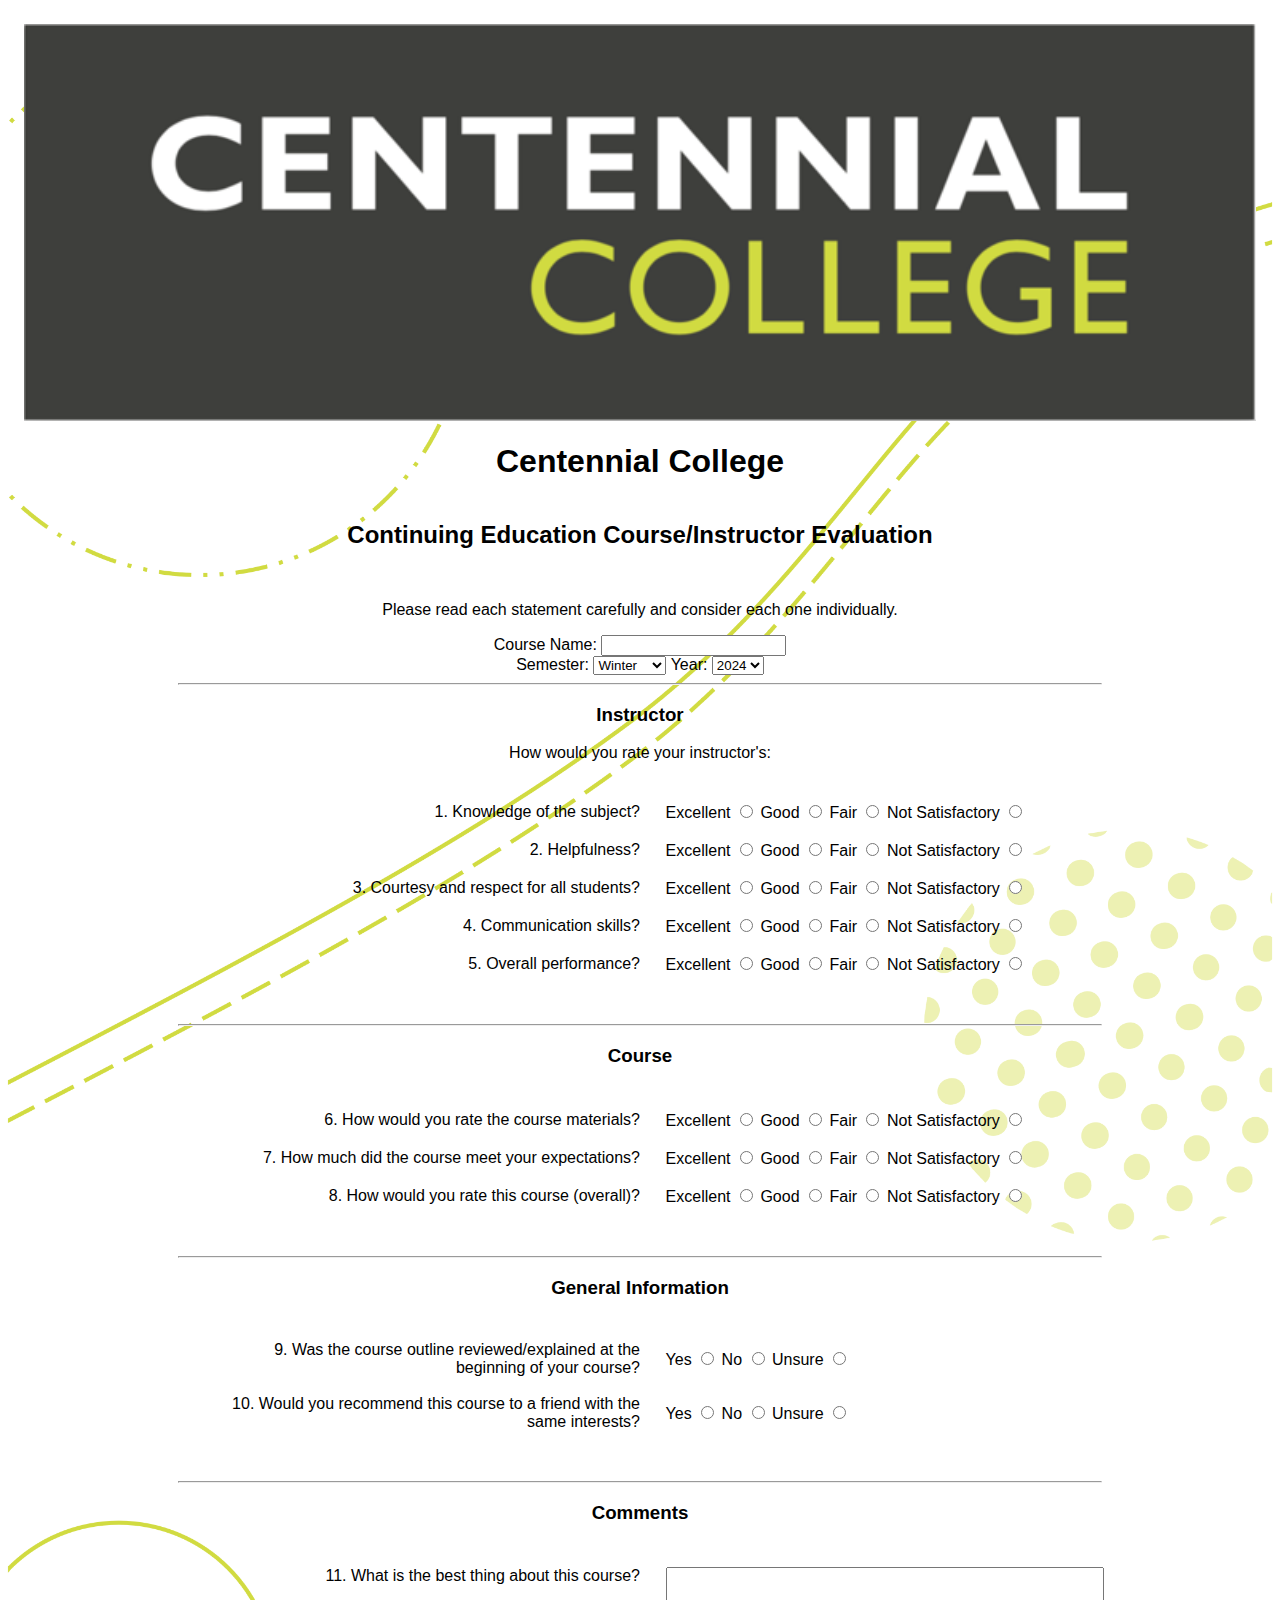
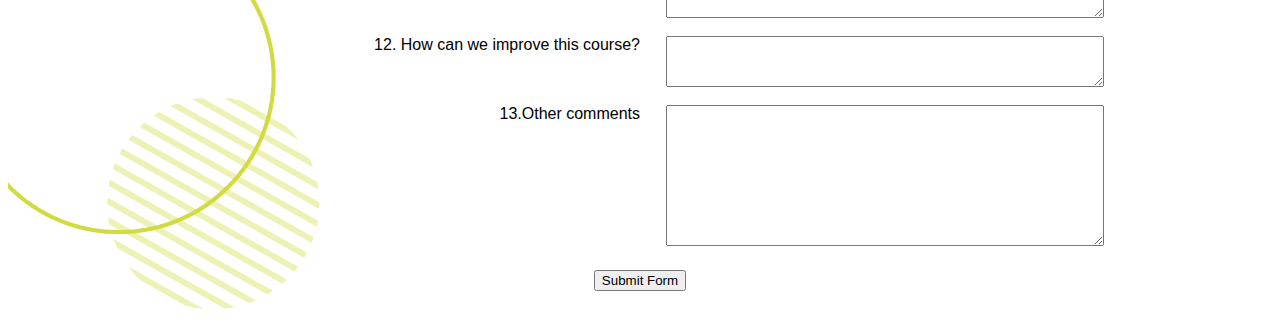
<file: Assignment 4/index.html>
<!DOCTYPE html>
<html lang="en">
<head>
    <meta charset="UTF-8">
    <meta name="viewport" content="width=device-width, initial-scale=1.0">
    <link rel="stylesheet" href="style.css">
    <title>Form</title>
    
</head>
<body>
    <div id="container">

        <img src="cclogo.png" width="100%" height="auto">
        <h1>Centennial College</h1>
        <h2>Continuing Education Course/Instructor Evaluation</h2>

        <form method="post">
            <p>Please read each statement carefully and consider each one individually.</p>
            <label for="coursename">Course Name: </label>
            <input type="text" name="coursename">
            <br>

            <label for="semester">Semester: </label>
            <select name="semester">
                <option>
                    Winter
                </option>
                <option>
                    Summer
                </option>
                <option>
                    Fall
                </option>
            </select>

            <label for="year">Year: </label>
            <select id="year" name="year">
                <!-- python is the best -->
                <option value="1980">1980</option>
                <option value="1981">1981</option>
                <option value="1982">1982</option>
                <option value="1983">1983</option>
                <option value="1984">1984</option>
                <option value="1985">1985</option>
                <option value="1986">1986</option>
                <option value="1987">1987</option>
                <option value="1988">1988</option>
                <option value="1989">1989</option>
                <option value="1990">1990</option>
                <option value="1991">1991</option>
                <option value="1992">1992</option>
                <option value="1993">1993</option>
                <option value="1994">1994</option>
                <option value="1995">1995</option>
                <option value="1996">1996</option>
                <option value="1997">1997</option>
                <option value="1998">1998</option>
                <option value="1999">1999</option>
                <option value="2000">2000</option>
                <option value="2001">2001</option>
                <option value="2002">2002</option>
                <option value="2003">2003</option>
                <option value="2004">2004</option>
                <option value="2005">2005</option>
                <option value="2006">2006</option>
                <option value="2007">2007</option>
                <option value="2008">2008</option>
                <option value="2009">2009</option>
                <option value="2010">2010</option>
                <option value="2011">2011</option>
                <option value="2012">2012</option>
                <option value="2013">2013</option>
                <option value="2014">2014</option>
                <option value="2015">2015</option>
                <option value="2016">2016</option>
                <option value="2017">2017</option>
                <option value="2018">2018</option>
                <option value="2019">2019</option>
                <option value="2020">2020</option>
                <option value="2021">2021</option>
                <option value="2022">2022</option>
                <option value="2023">2023</option>
                <option value="2024" selected>2024</option>
            </select>

            <br> 
            <hr>


            <h3><b>Instructor</b></h3>
            <p>How would you rate your instructor's:</p>

                <div class="mc">
                    <label for="ins1">1. Knowledge of the subject?</label>

                    <span>
                        <label for="excellent1"> Excellent </label>
                        <input type="radio" id="excellent1" name="ins1">

                        <label for="good1"> Good </label>
                        <input type="radio" id="good1" name="ins1">

                        <label for="fair1"> Fair </label>
                        <input type="radio" id="fair1" name="ins1">

                        <label for="ns1"> Not Satisfactory </label>
                        <input type="radio" id="ns1" name="ins1">
                    </span>

                    <br>

                    <label for="ins2">2. Helpfulness?</label>

                    <span>
                        <label for="excellent2"> Excellent </label>
                        <input type="radio" id="excellent2" name="ins2">

                        <label for="good2"> Good </label>
                        <input type="radio" id="good2" name="ins2">

                        <label for="fair2"> Fair </label>
                        <input type="radio" id="fair2" name="ins2">

                        <label for="ns2"> Not Satisfactory </label>
                        <input type="radio" id="ns2" name="ins2">
                    </span>

                    <br>

                    <label for="ins3">3. Courtesy and respect for all students?</label>

                    <span>
                        <label for="excellent3"> Excellent </label>
                        <input type="radio" id="excellent3" name="ins3">

                        <label for="good3"> Good </label>
                        <input type="radio" id="good3" name="ins3">

                        <label for="fair3"> Fair </label>
                        <input type="radio" id="fair3" name="ins3">

                        <label for="ns3"> Not Satisfactory </label>
                        <input type="radio" id="ns3" name="ins3">
                    </span>

                    <br>

                    <label for="ins4">4. Communication skills?</label>

                    <span>
                        <label for="excellent4"> Excellent </label>
                        <input type="radio" id="excellent4" name="ins4">

                        <label for="good4"> Good </label>
                        <input type="radio" id="good4" name="ins4">

                        <label for="fair4"> Fair </label>
                        <input type="radio" id="fair4" name="ins4">

                        <label for="ns4"> Not Satisfactory </label>
                        <input type="radio" id="ns4" name="ins4">
                    </span>

                    <br>

                    <label for="ins5">5. Overall performance?</label>

                    <span>
                        <label for="excellent5"> Excellent </label>
                        <input type="radio" id="excellent5" name="ins5">

                        <label for="good5"> Good </label>
                        <input type="radio" id="good5" name="ins5">

                        <label for="fair5"> Fair </label>
                        <input type="radio" id="fair5" name="ins5">

                        <label for="ns5"> Not Satisfactory </label>
                        <input type="radio" id="ns5" name="ins5">
                    </span>
                </div>
            <br>

            <hr>

            <h3><b>Course</b></h3>
            
                <div class="mc">
                    <label for="ins6">6. How would you rate the course materials?</label>

                    <span>
                        <label for="excellent6"> Excellent </label>
                        <input type="radio" id="excellent6" name="ins6">

                        <label for="good6"> Good </label>
                        <input type="radio" id="good6" name="ins6">

                        <label for="fair6"> Fair </label>
                        <input type="radio" id="fair6" name="ins6">

                        <label for="ns6"> Not Satisfactory </label>
                        <input type="radio" id="ns6" name="ins6">
                    </span>

                    <br>

                    <label for="ins7">7. How much did the course meet your expectations?</label>

                    <span>
                        <label for="excellent7"> Excellent </label>
                        <input type="radio" id="excellent7" name="ins7">

                        <label for="good7"> Good </label>
                        <input type="radio" id="good7" name="ins7">

                        <label for="fair7"> Fair </label>
                        <input type="radio" id="fair7" name="ins7">

                        <label for="ns7"> Not Satisfactory </label>
                        <input type="radio" id="ns7" name="ins7">
                    </span>

                    <br>

                    <label for="ins8">8. How would you rate this course (overall)?</label>

                    <span>
                        <label for="excellent8"> Excellent </label>
                        <input type="radio" id="excellent8" name="ins8">

                        <label for="good8"> Good </label>
                        <input type="radio" id="good8" name="ins8">

                        <label for="fair8"> Fair </label>
                        <input type="radio" id="fair8" name="ins8">

                        <label for="ns8"> Not Satisfactory </label>
                        <input type="radio" id="ns8" name="ins8">
                    </span>
                </div>
            <br>

            <hr>

            <h3><b>General Information</b></h3>

                <div class="mc">
                    <label for="ins9">9. Was the course outline reviewed/explained at the beginning of your course?</label>

                <span>
                    <label for="y9"> Yes </label>
                    <input type="radio" id="y9" name="ins9">

                    <label for="n9"> No </label>
                    <input type="radio" id="n9" name="ins9">

                    <label for="u9"> Unsure </label>
                    <input type="radio" id="u9" name="ins9">
                </span>

                <br>

                <label for="ins10">10. Would you recommend this course to a friend with the same interests?</label>

                <span>
                    <label for="y10" name="ins10"> Yes </label>
                    <input type="radio" id="y10" name="ins10">

                    <label for="n10"> No </label>
                    <input type="radio" id="n10" name="ins10">

                    <label for="u10"> Unsure </label>
                    <input type="radio" id="u10" name="ins10">
                </span>

                </div>
            <br>

            <hr>

            <h3><b>Comments</b></h3>

                <div class="comm">
                    <label for="comm11">11. What is the best thing about this course?</label>
                    <textarea rows="3" name="comm11"></textarea>
                    
                    <br>

                    <label for="comm12">12. How can we improve this course?</label>
                    <textarea rows="3" name="comm12"></textarea>

                    <br>

                    <label for="comm13">13.Other comments</label>
                    <textarea rows="9" name="comm13"></textarea>
                </div>

            <button type="submit">Submit Form</button>
        </form>

    </div>
</body>
</html>
</file>
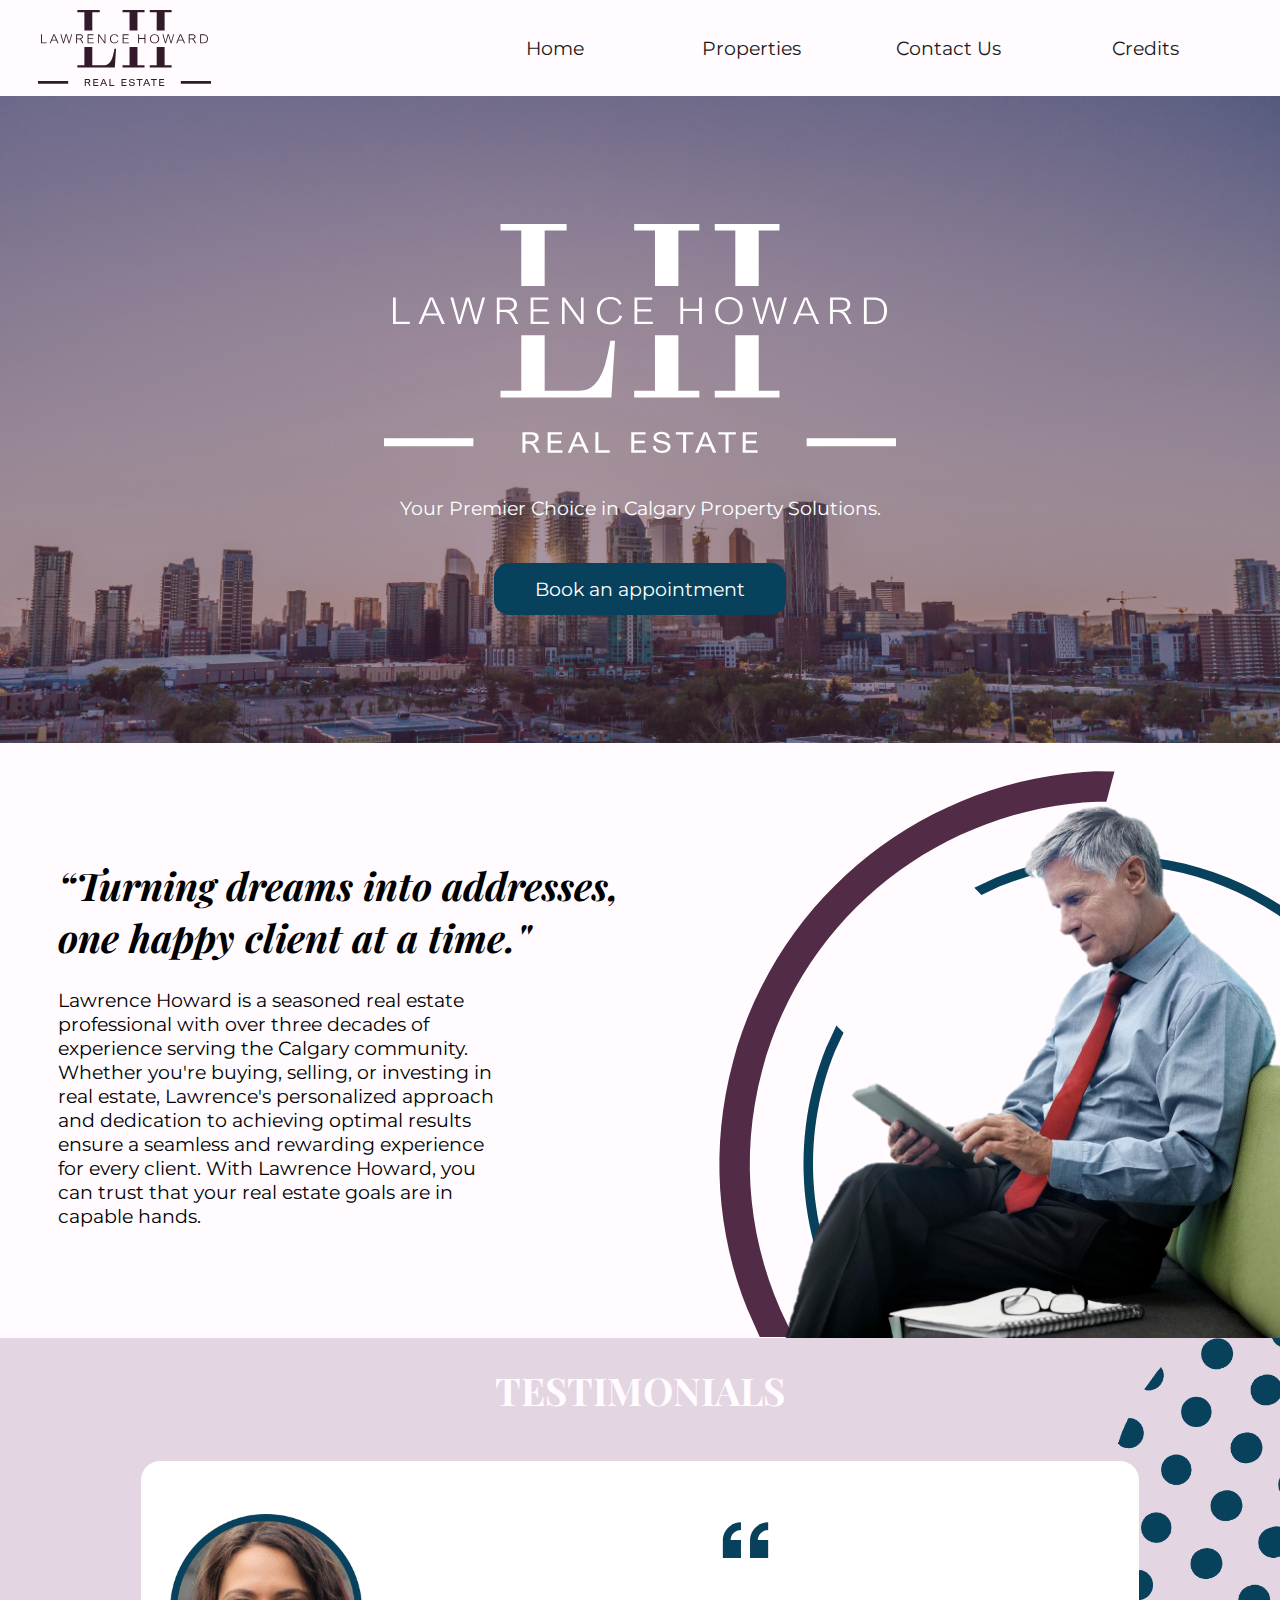
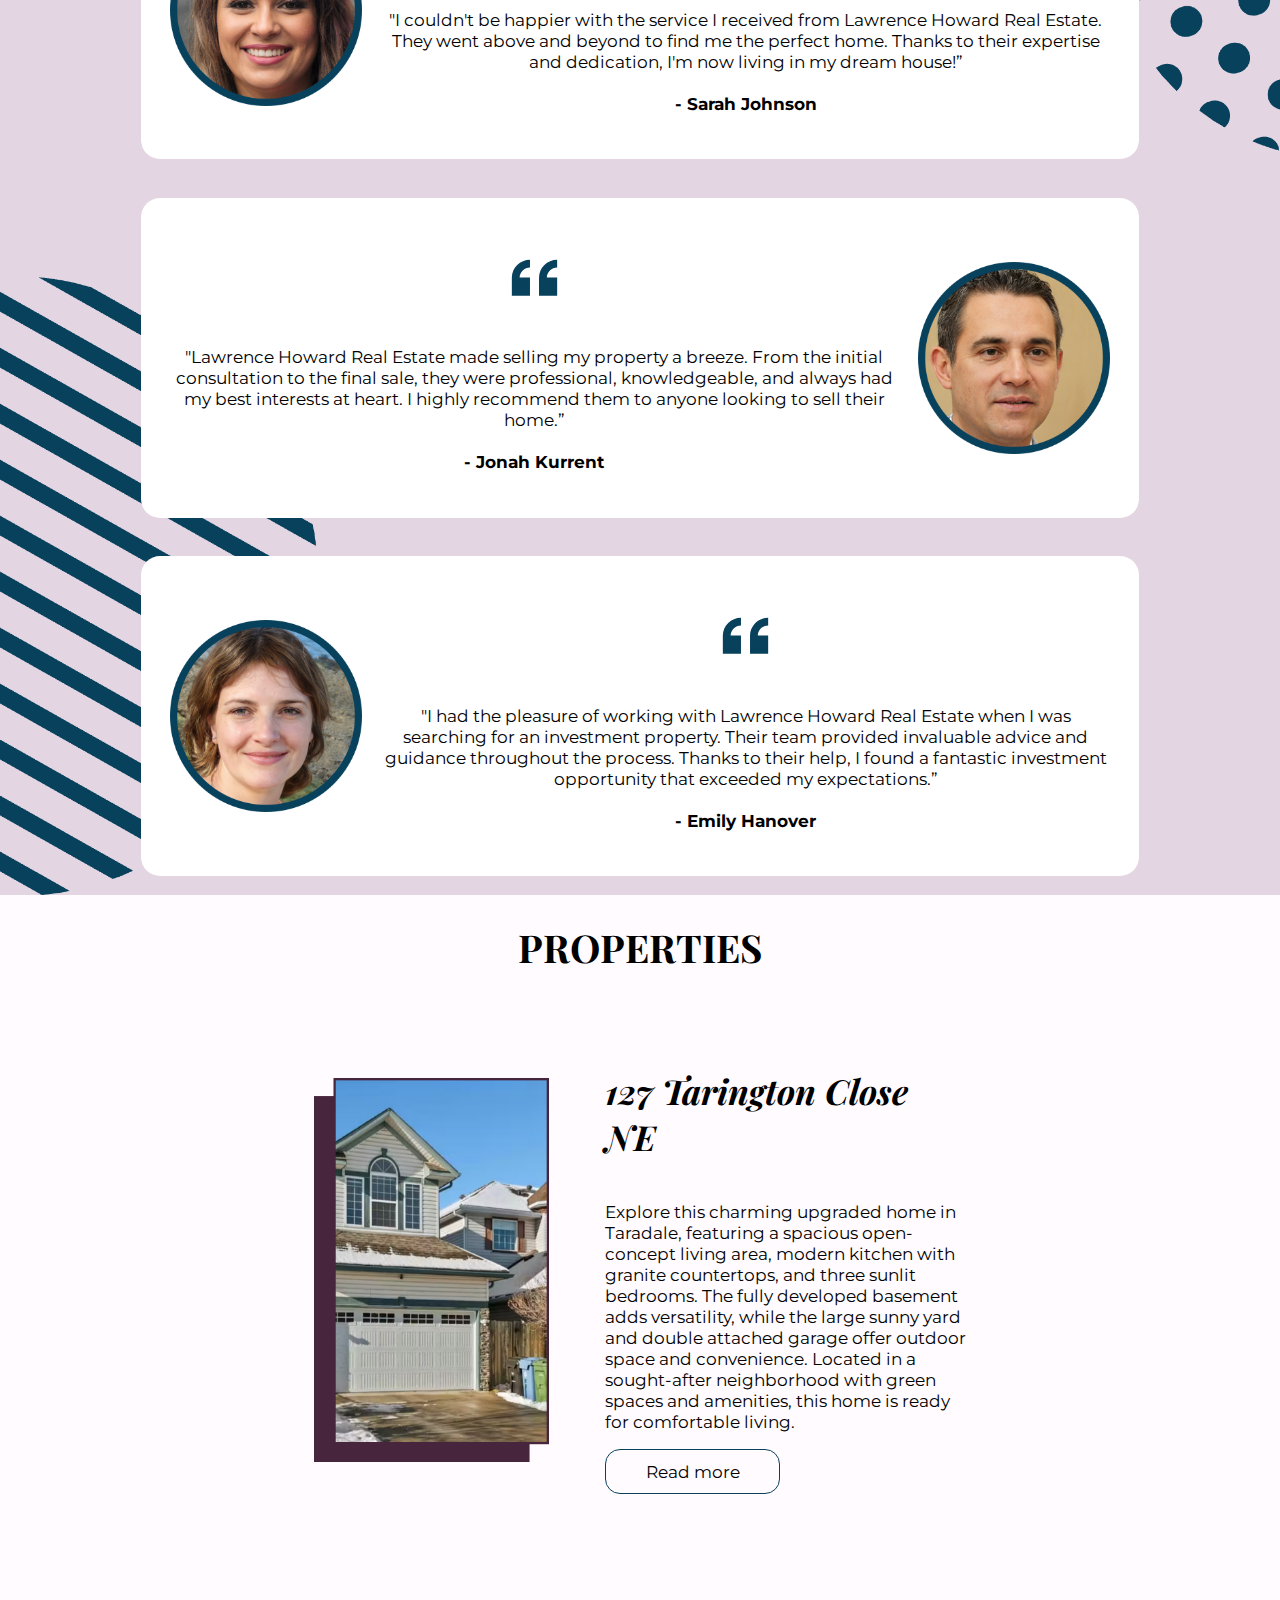
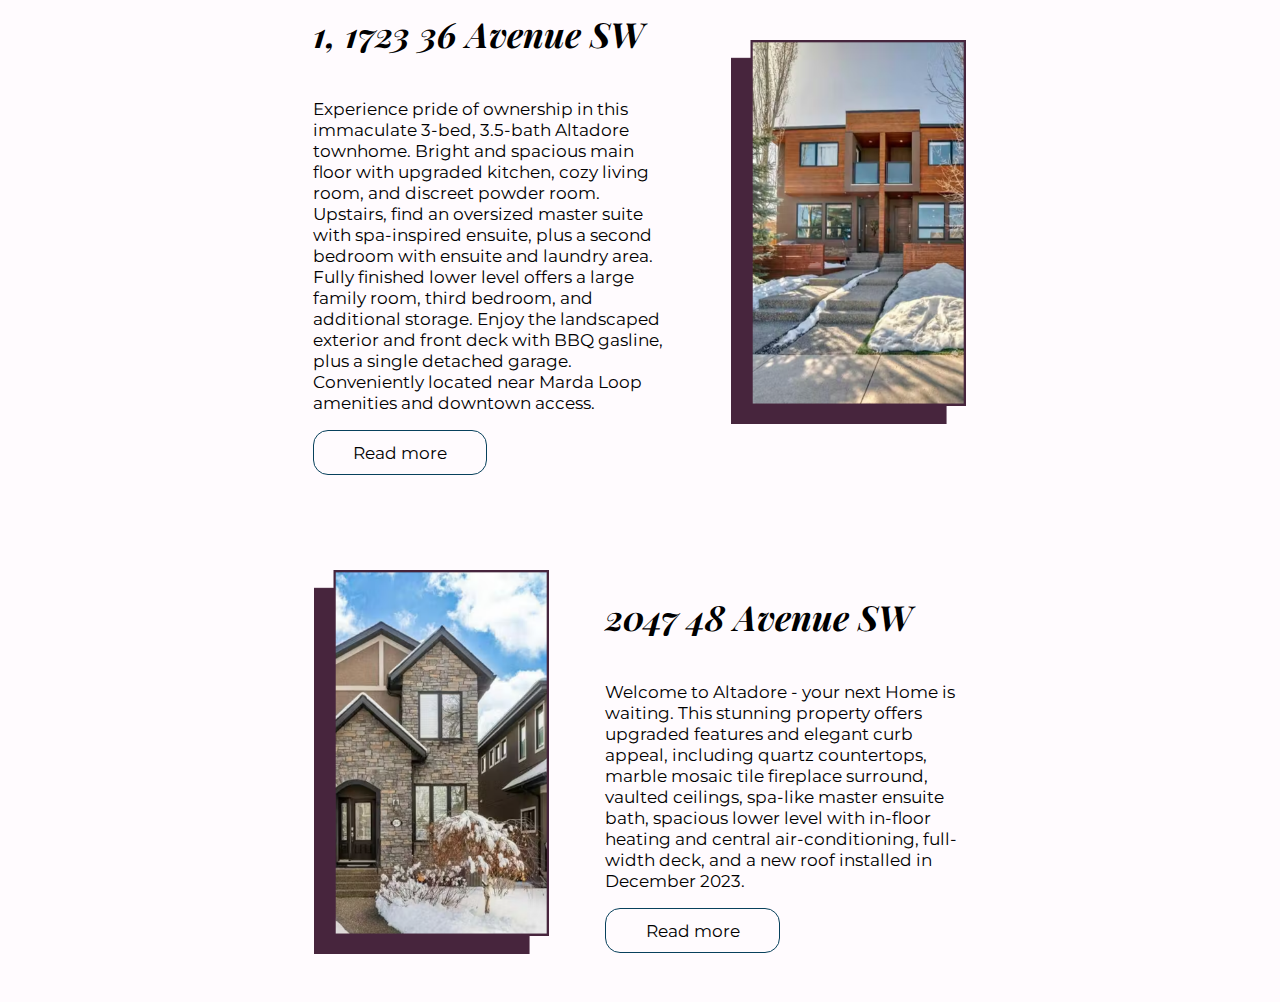
<file: project/index.html>
<!DOCTYPE html>
<html lang="en">
<head>
    <meta charset="UTF-8">
    <meta name="viewport" content="width=device-width, initial-scale=1.0">
    <link rel="stylesheet" href="style.css">

    <link rel="preconnect" href="https://fonts.googleapis.com">
    <link rel="preconnect" href="https://fonts.gstatic.com" crossorigin>
    <link href="https://fonts.googleapis.com/css2?family=Montserrat:ital,wght@0,100..900;1,100..900&family=Playfair+Display:ital,wght@0,400..900;1,400..900&display=swap" rel="stylesheet">




    <title>Home | Lawrence Howard</title>
</head>
<body>
    <div id="container">
        <nav class="navbar">
            <img src="images/logo-violet.svg">
            <ul>
                <li>
                    <a href="index.html">Home</a>
                </li>
                <li>
                    <a href="propertylist.html">Properties</a>
                </li>
                <li>
                    <a href="contactus.html">Contact Us</a>
                </li>
                <li>
                    <a href="credits.html">Credits</a>
                </li>
            </ul>
        </nav>

        <div id="space">
        </div>

        <div id="cover">
            <img src="images/logo-white.svg">
            <br>
            <p>Your Premier Choice in Calgary Property Solutions.</p>
            <br>
            <a href="contactus.html">
                <div id="button">
                    <p>Book an appointment</p>
                </div>
            </a>
        </div>

        <div id="segment1">
            <div id="s1par">
                <h1><em>“Turning dreams into addresses, one happy client at a time."</em></h1>
                <p>Lawrence Howard is a seasoned real estate professional with over three decades of experience serving the Calgary community. Whether you're buying, selling, or investing in real estate, Lawrence's personalized approach and dedication to achieving optimal results ensure a seamless and rewarding experience for every client. With Lawrence Howard, you can trust that your real estate goals are in capable hands.</p>
            </div>
        </div>

        <div id="segment2">
            <h1>TESTIMONIALS</h1>
            <div class="testimonials">
                <div>
                    <img src="images/test1.png">
                </div>
                <div id="textimonial">
                    <img id="quote" src="images/quote.svg">
                    <p>"I couldn't be happier with the service I received from Lawrence Howard Real Estate. They went above and beyond to find me the perfect home. Thanks to their expertise and dedication, I'm now living in my dream house!”
                        <br><br><strong>- Sarah Johnson</strong>
                    </p>
                </div>
            </div>
            <div class="reverset">
                <div id="textimonial">
                    <img id="quote" src="images/quote.svg">
                    <p>"Lawrence Howard Real Estate made selling my property a breeze. From the initial consultation to the final sale, they were professional, knowledgeable, and always had my best interests at heart. I highly recommend them to anyone looking to sell their home.”
                        <br><br><strong>- Jonah Kurrent</strong>
                    </p>
                </div>
                <div>
                    <img src="images/test2.png">
                </div>
            </div>
            <div class="testimonials">
                <div>
                    <img src="images/test3.png">
                </div>
                <div id="textimonial">
                    <img id="quote" src="images/quote.svg">
                    <p>"I had the pleasure of working with Lawrence Howard Real Estate when I was searching for an investment property. Their team provided invaluable advice and guidance throughout the process. Thanks to their help, I found a fantastic investment opportunity that exceeded my expectations.”
                        <br><br><strong>- Emily Hanover</strong>
                    </p>
                </div>
            </div>
        </div>

        <div id="segment3">
            <h1>PROPERTIES</h1>
            <div class="properties">
                <div>
                    <img src="images/Picture24.png">
                </div>
                <div id="propertext">
                    <h1><em>127 Tarington Close NE</em></h1>
                    <p>
                        Explore this charming upgraded home in Taradale, featuring a spacious open-concept living area, modern kitchen with granite countertops, and three sunlit bedrooms. The fully developed basement adds versatility, while the large sunny yard and double attached garage offer outdoor space and convenience. Located in a sought-after neighborhood with green spaces and amenities, this home is ready for comfortable living.
                    </p>
                    <a href="property1.html">
                        <div id = "properbutton">
                            <p>Read more</p>
                        </div>
                    </a>
                </div>
            </div>
            <div class="reversep">
                <div id="propertext">
                    <h1><em>1, 1723 36 Avenue SW</em></h1>
                    <p>
                        Experience pride of ownership in this immaculate 3-bed, 3.5-bath Altadore townhome. Bright and spacious main floor with upgraded kitchen, cozy living room, and discreet powder room. Upstairs, find an oversized master suite with spa-inspired ensuite, plus a second bedroom with ensuite and laundry area. Fully finished lower level offers a large family room, third bedroom, and additional storage. Enjoy the landscaped exterior and front deck with BBQ gasline, plus a single detached garage. Conveniently located near Marda Loop amenities and downtown access.
                    </p>
                    <a href="property2.html">
                        <div id = "properbutton">
                            <p>Read more</p>
                        </div>
                    </a>
                </div>
                <div>
                    <img src="images/Picture25.png">
                </div>
            </div>
            <div class="properties">
                <div>
                    <img src="images/Picture26.png">
                </div>
                <div id="propertext">
                    <h1><em>2047 48 Avenue SW</em></h1>
                    <p>
                        Welcome to Altadore - your next Home is waiting. This stunning property offers upgraded features and elegant curb appeal, including quartz countertops, marble mosaic tile fireplace surround, vaulted ceilings, spa-like master ensuite bath, spacious lower level with in-floor heating and central air-conditioning, full-width deck, and a new roof installed in December 2023.
                    </p>
                    <a href="property3.html">
                        <div id = "properbutton">
                            <p>Read more</p>
                        </div>
                    </a>
                </div>
            </div>
        </div>
    </div>
</body>
</html>
</file>
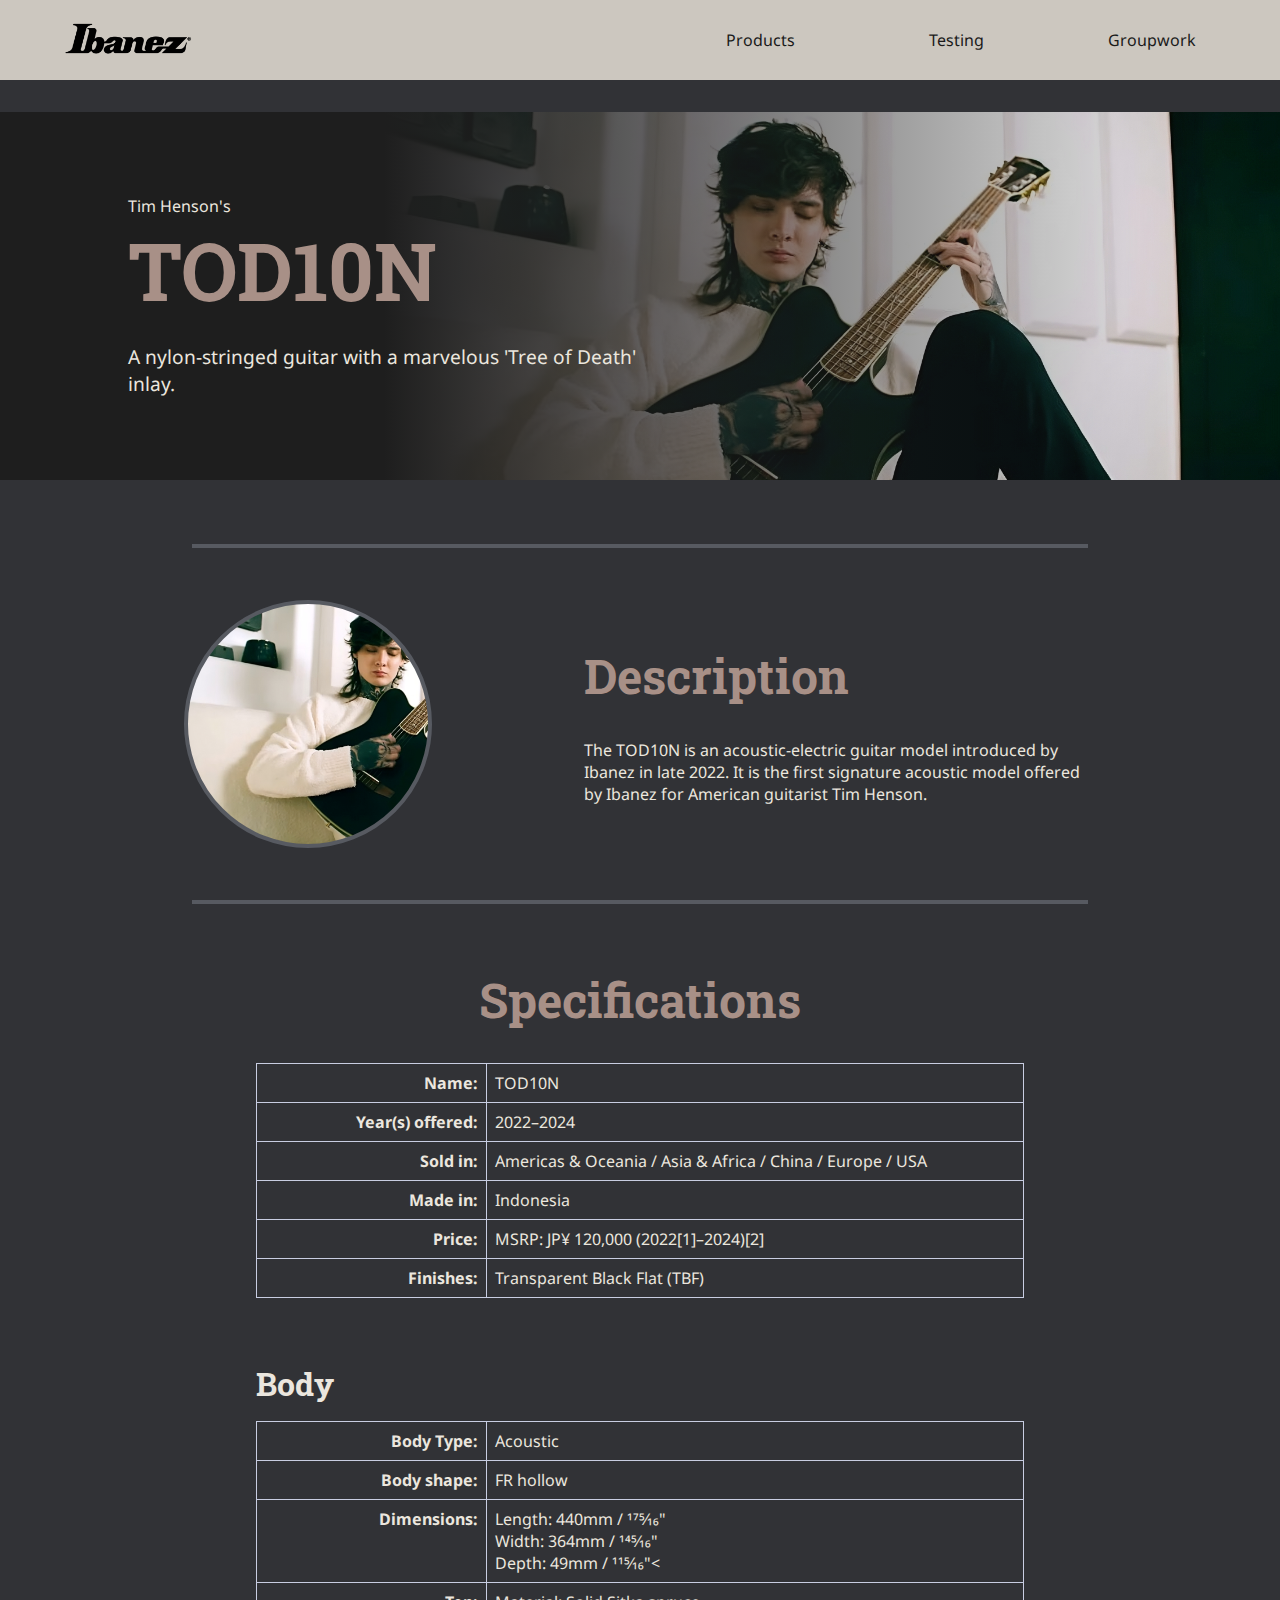
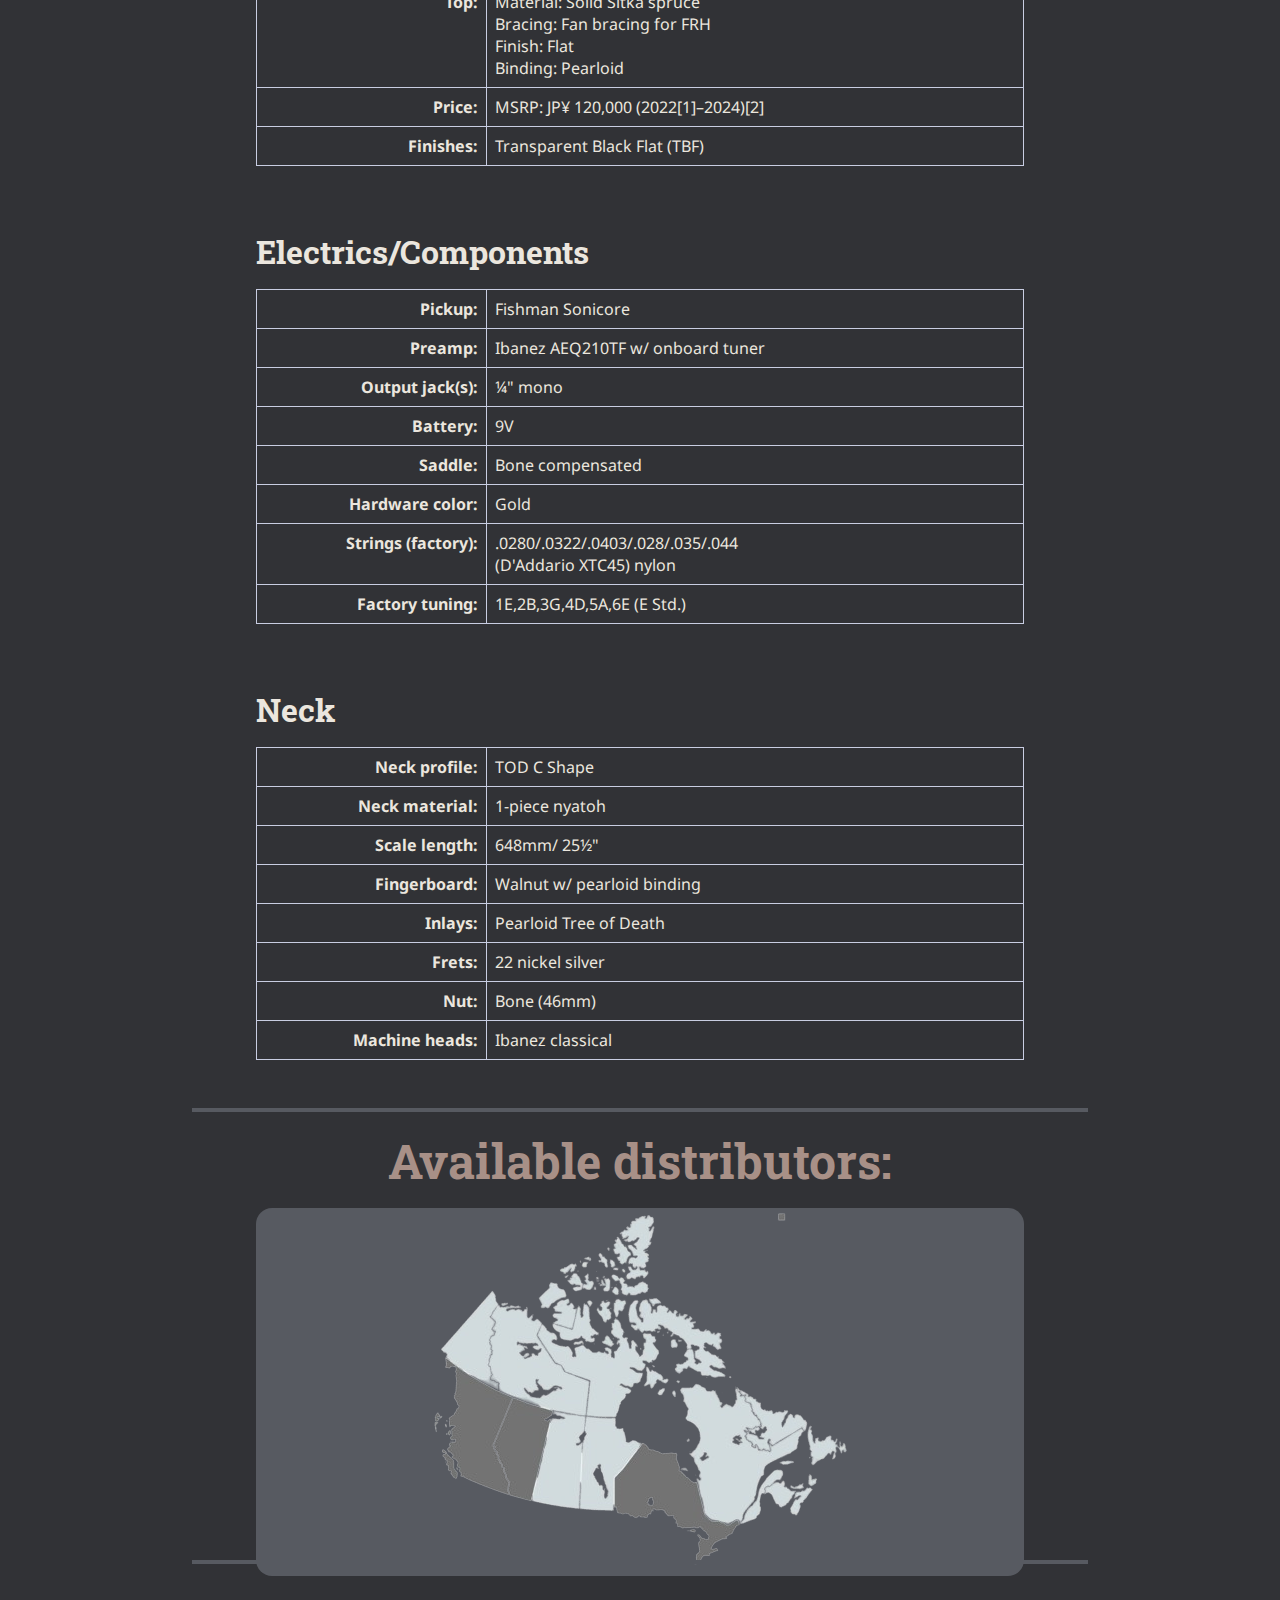
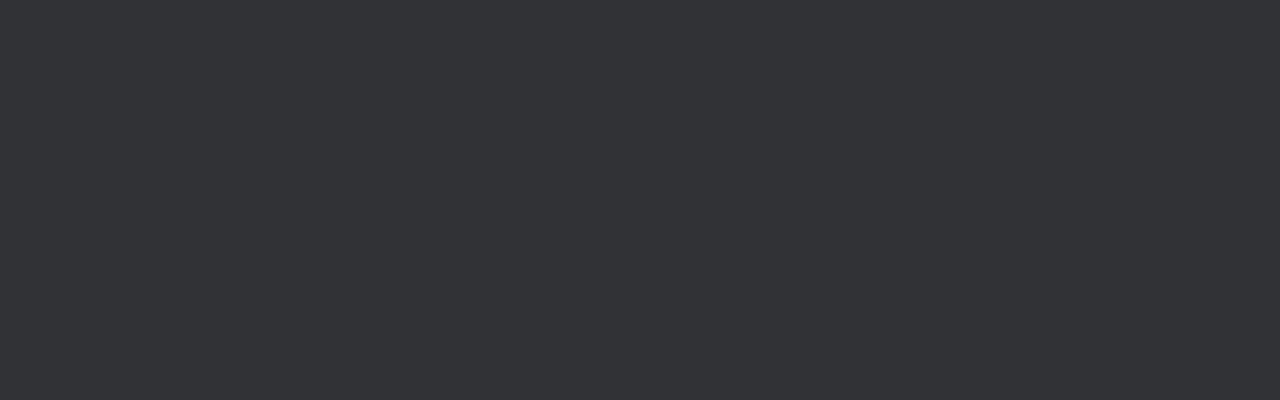
<file: Assignment3.html>
<!DOCTYPE html>
<html lang="en">
<head>
    <!-- Name: Jumhar Chrysos E. Viernes; SN#: 301379795 -->
    <meta charset="UTF-8">
    <meta name="viewport" content="width=device-width, initial-scale=1.0">

    <link rel="preconnect" href="https://fonts.googleapis.com">
    <link rel="preconnect" href="https://fonts.gstatic.com" crossorigin>
    <link href="https://fonts.googleapis.com/css2?family=Noto+Sans:ital,wght@0,100..900;1,100..900&family=Roboto+Slab:wght@100..900&display=swap" rel="stylesheet">

    <link rel="stylesheet" href="styles.css">
    <title>Assignment 3</title>
</head>
<body>
    <div class="navoverlay"></div>
    
    <nav class="navbar">
        <a href="https://www.ibanez.com/usa/" id="logo">
            <img src="images/Ibanez-Logo.png" alt="Ibanez-Logo" id="logo">
        </a>

        <ul>
            <li>
                <a href="#">Products</a>
            </li>
            <li>
                <a href="#">Testing</a>
            </li>
            <li>
                <a href="#">Groupwork</a>
            </li>
        </ul>
        
    </nav>

    <main>

        <div id="navoverlay">
        </div>

        <!-- --------------------------------- COVER START --------------------------------- -->
        <div class="segment" id="cover">
            <div id = "left"></div>
            <div id = "right"></div>
            <div id = "text">
                <p>Tim Henson's</p>
                <p id="text-header"><strong id="text-header">TOD10N</strong></p>
                <p id="text-subhead">A nylon-stringed guitar with a marvelous 'Tree of Death' inlay.</p>
            </div>
        </div>
        <!-- --------------------------------- COVER END --------------------------------- -->

        <!-- --------------------------------- DESCRIPTION START --------------------------------- -->
        <div class = "divider-top"></div>

        <div class="segment" id="description">
            
            
            <a href = "Details.html">
                <div id = "image-view">
                    <p><strong>View Larger Picture</strong></p>
                </div>
            </a>

            

            <div id = "text">
                <p id="text-header"><strong id="text-header">Description</strong></p>
                <p id="text-subhead">The TOD10N is an acoustic-electric guitar model introduced by Ibanez in late 2022. It is the first signature acoustic model offered by Ibanez for American guitarist Tim Henson.</p>
            </div>
        </div>

        <div class = "divider-bottom"></div>

        <!-- --------------------------------- DESCRIPTION END --------------------------------- -->
        
        <div class="segment" id="table">

            <div id="text-header"><strong id="text-header">Specifications</strong></div>
            <table>
                <tr>
                    <th>Name:</th>
                    <td>TOD10N</td>
                </tr>
                <tr>
                    <th>Year(s) offered:</th>
                    <td>2022–2024</td>
                </tr>
                <tr>
                    <th>Sold in:</th>
                    <td>Americas & Oceania / Asia & Africa / China / Europe / USA</td>
                </tr>
                <tr>
                    <th>Made in:</th>
                    <td>Indonesia</td>
                </tr>
                <tr>
                    <th>Price:</th>
                    <td>MSRP: JP¥ 120,000 (2022[1]–2024)[2]</td>
                </tr>
                <tr>
                    <th>Finishes:</th>
                    <td>Transparent Black Flat (TBF)</td>
                </tr>
            </table>

            <table>
                <caption><strong class="robotofont">Body</strong></caption>
                <tr>
                    <th>Body Type:</th>
                    <td>Acoustic</td>
                </tr>
                <tr>
                    <th>Body shape:</th>
                    <td>FR hollow</td>
                </tr>
                <tr>
                    <th>Dimensions:</th>
                    <td>
                        Length: 440mm / 175⁄16"<br>
                        Width: 364mm / 145⁄16"<br>
                        Depth: 49mm / 115⁄16"<<br>
                    </td>
                </tr>
                <tr>
                    <th>Top:</th>
                    <td>
                        Material: Solid Sitka spruce<br>
                        Bracing: Fan bracing for FRH<br>
                        Finish: Flat<br>
                        Binding: Pearloid<br>
                    </td>
                </tr>
                <tr>
                    <th>Price:</th>
                    <td>MSRP: JP¥ 120,000 (2022[1]–2024)[2]</td>
                </tr>
                <tr>
                    <th>Finishes:</th>
                    <td>Transparent Black Flat (TBF)</td>
                </tr>
            </table>

            <table>
                <caption><strong class="robotofont">Electrics/Components</strong></caption>
                <tr>
                    <th>Pickup:</th>
                    <td>Fishman Sonicore</td>
                </tr>
                <tr>
                    <th>Preamp:</th>
                    <td>Ibanez AEQ210TF w/ onboard tuner</td>
                </tr>
                <tr>
                    <th>Output jack(s):</th>
                    <td>¼" mono</td>
                </tr>
                <tr>
                    <th>Battery:</th>
                    <td>9V</td>
                </tr>
                <tr>
                    <th>Saddle:</th>
                    <td>Bone compensated</td>
                </tr>
                <tr>
                    <th>Hardware color:</th>
                    <td>Gold</td>
                </tr>
                <tr>
                    <th>Strings (factory):</th>
                    <td>.0280/.0322/.0403/.028/.035/.044<br>(D'Addario XTC45) nylon</td>
                </tr>
                <tr>
                    <th>Factory tuning:</th>
                    <td>1E,2B,3G,4D,5A,6E (E Std.)</td>
                </tr>
            </table>

            <table>
                <caption><strong class="robotofont">Neck</strong></caption>
                <tr>
                    <th>Neck profile:</th>
                    <td>TOD C Shape</td>
                </tr>
                <tr>
                    <th>Neck material:</th>
                    <td>1-piece nyatoh</td>
                </tr>
                <tr>
                    <th>Scale length:</th>
                    <td>648mm/ 25½"</td>
                </tr>
                <tr>
                    <th>Fingerboard:</th>
                    <td>Walnut w/ pearloid binding</td>
                </tr>
                <tr>
                    <th>Inlays:</th>
                    <td>Pearloid Tree of Death</td>
                </tr>
                <tr>
                    <th>Frets:</th>
                    <td>22 nickel silver</td>
                </tr>
                <tr>
                    <th>Nut:</th>
                    <td>Bone (46mm)</td>
                </tr>
                <tr>
                    <th>Machine heads:</th>
                    <td>Ibanez classical</td>
                </tr>
            </table>
              
        </div>

        <div class = "divider-bottom"></div>

        <div class="segment" id="hyperlink-map">
            <p><strong id="text-header">Available distributors:</strong></p>
            <div id="left-div">
                <img src="images/MapChart_Map.png" usemap="#image_map">
                <map name="image_map">
                <area alt="British Columbia" title="British Columbia" href="https://www.long-mcquade.com/" coords="41,162 53,161 43,241 32,245 50,274 58,270 104,288 103,271 88,236 106,190 75,174 40,149 " shape="polygon">
                <area alt="Alberta" title="Alberta" href="https://apratteguitars.com/" coords="108,189 88,237 104,275 104,288 126,293 148,203 127,198 " shape="polygon">
                <area style= "background-color: white;" alt="Ontario" title="Ontario" href="https://www.acclaim-music.com/" coords="238,234 211,271 208,306 244,311 249,300 243,295 245,289 250,292 249,298 253,301 259,302 269,309 276,320 297,321 303,330 294,330 295,343 291,354 312,343 312,334 327,326 335,313 321,317 314,313 301,310 292,274 275,261 271,245 258,245 244,242 " shape="polygon">
                </map>
            </div>
            
        </div>

        <div class = "divider-bottom"></div>

    </main>

    </body>
</html>
</file>
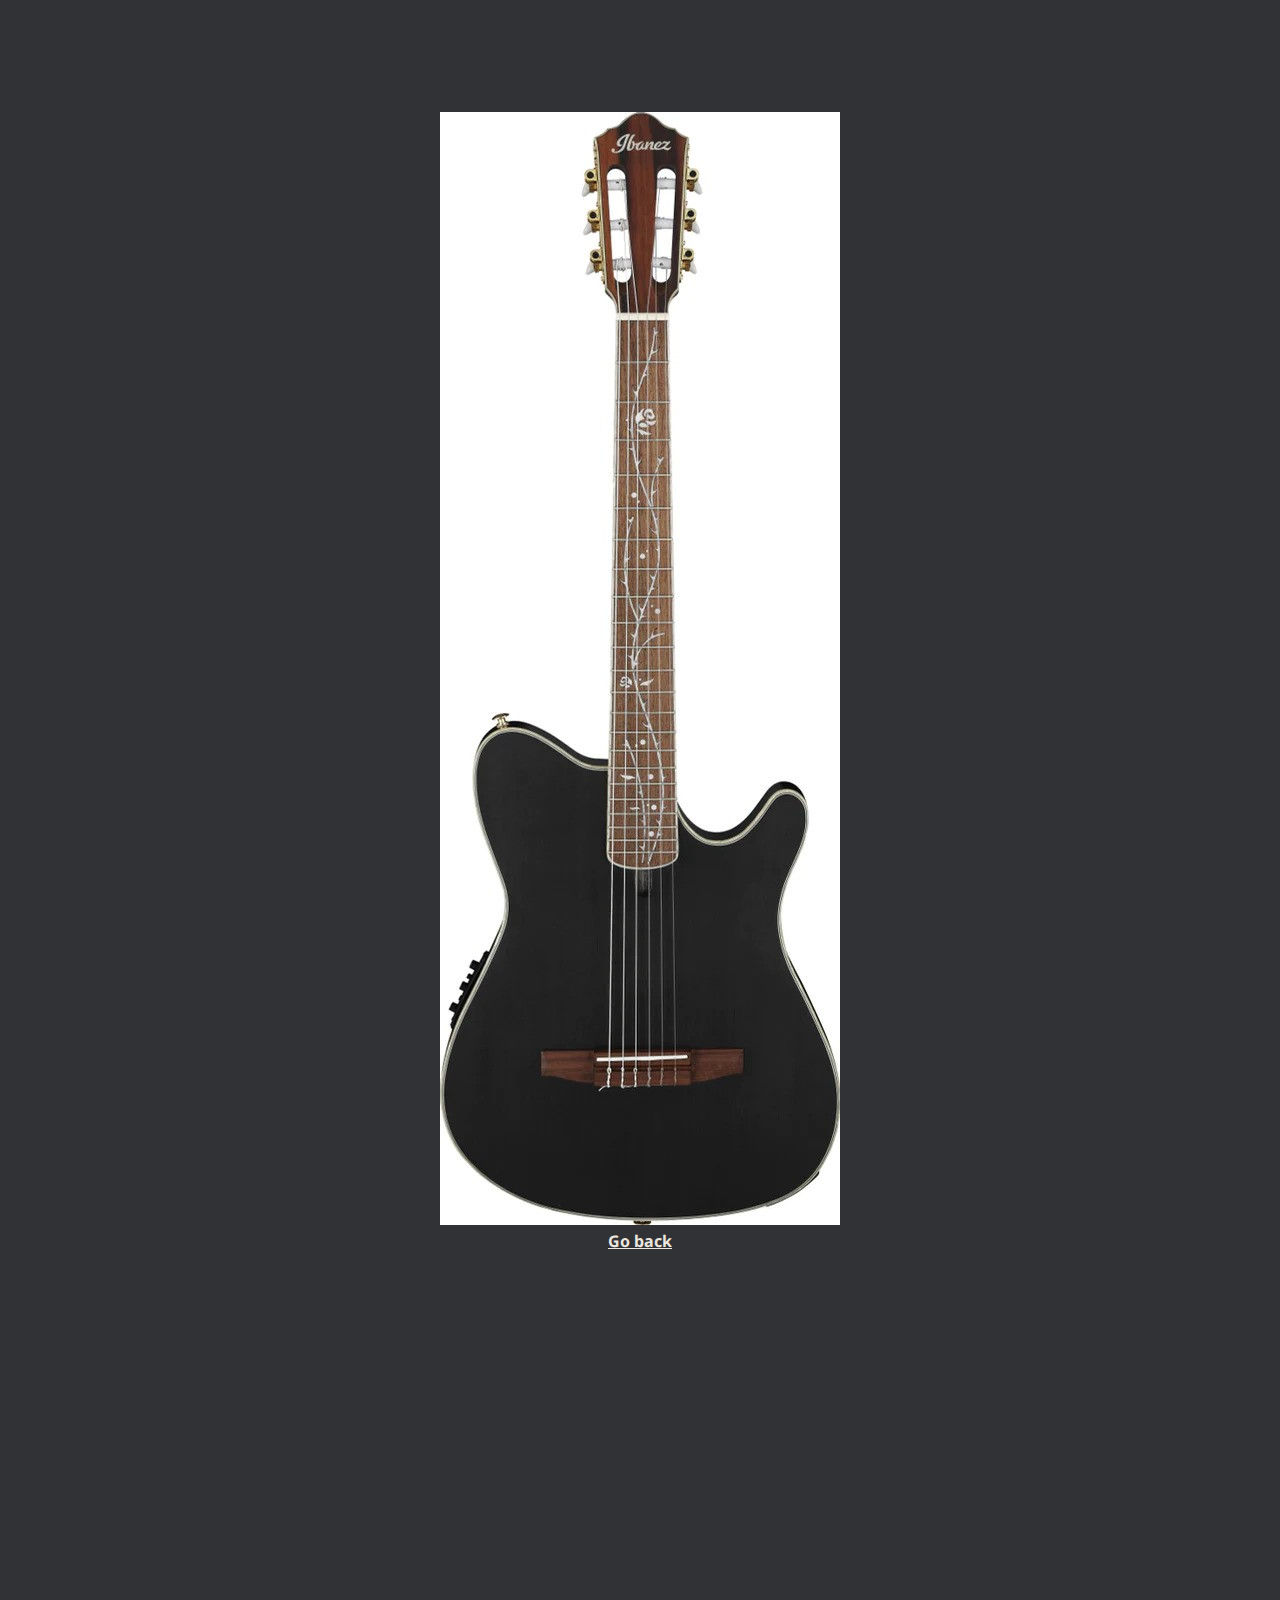
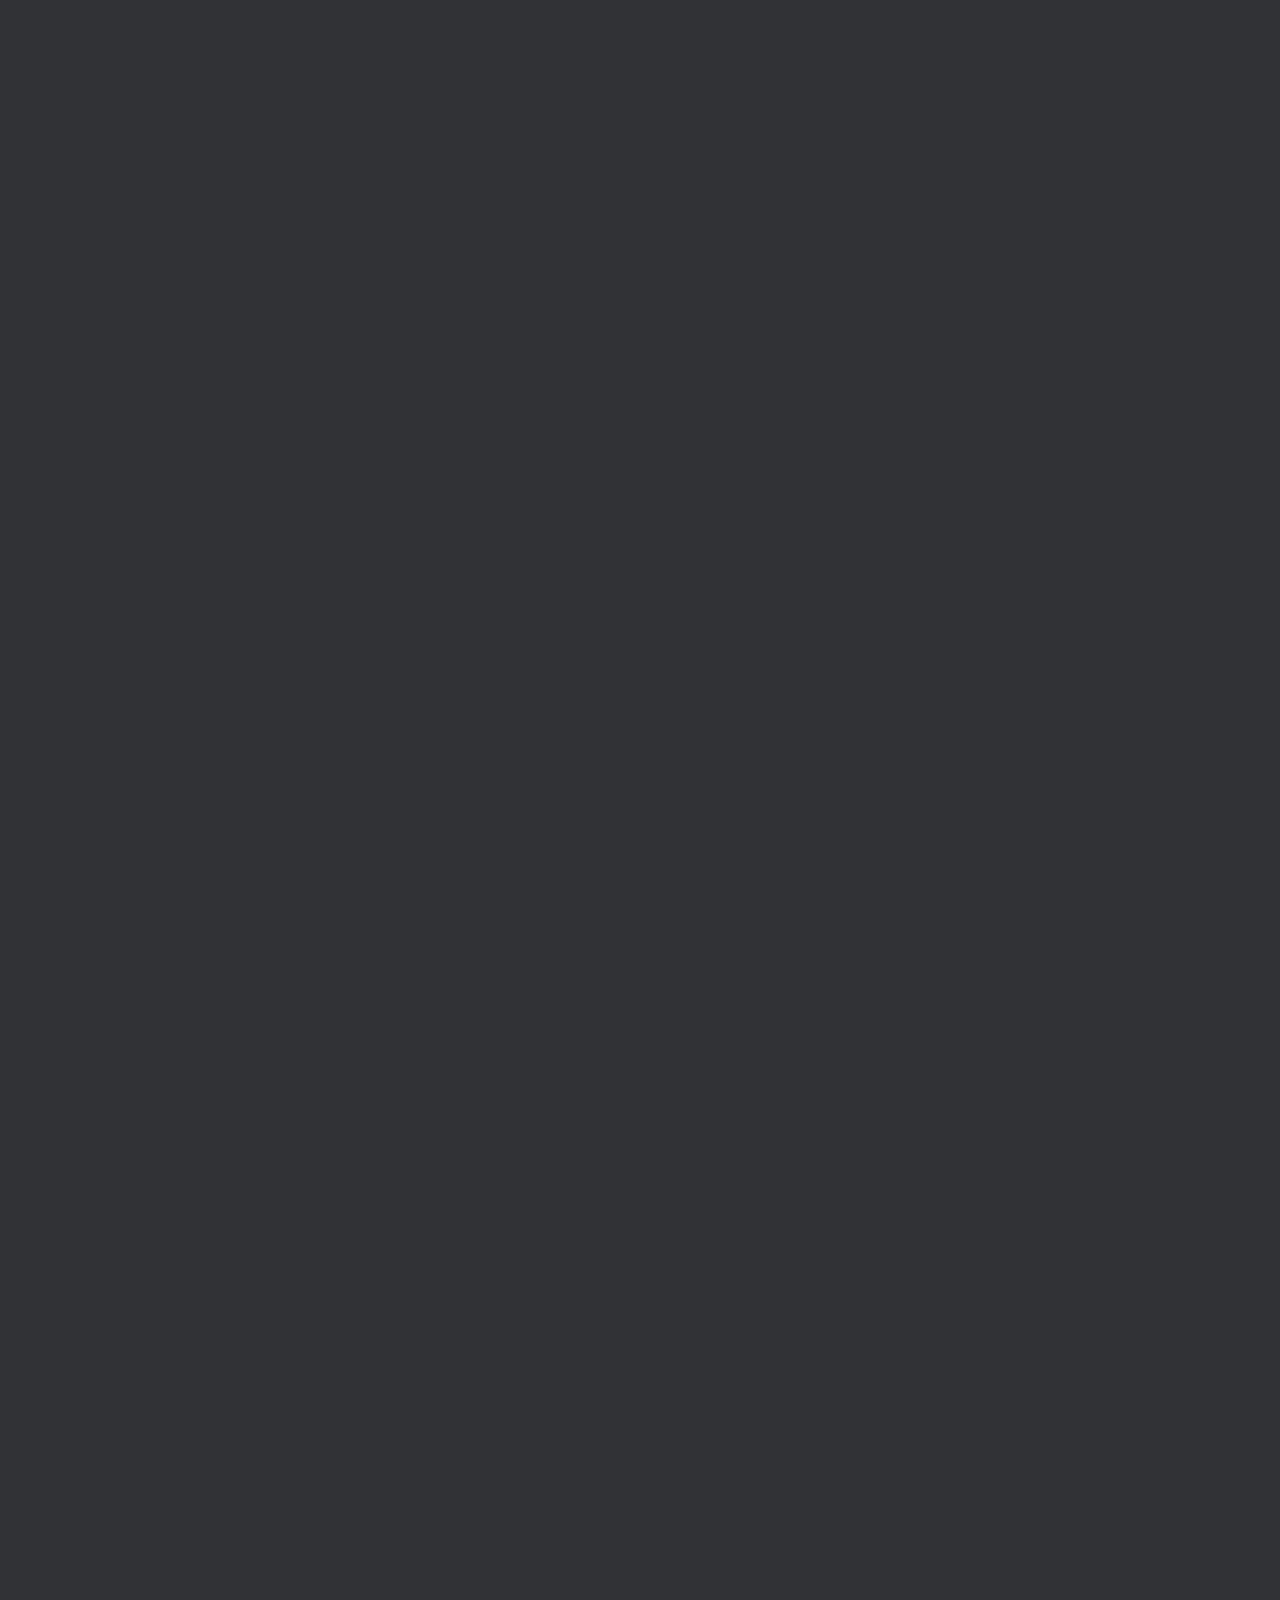
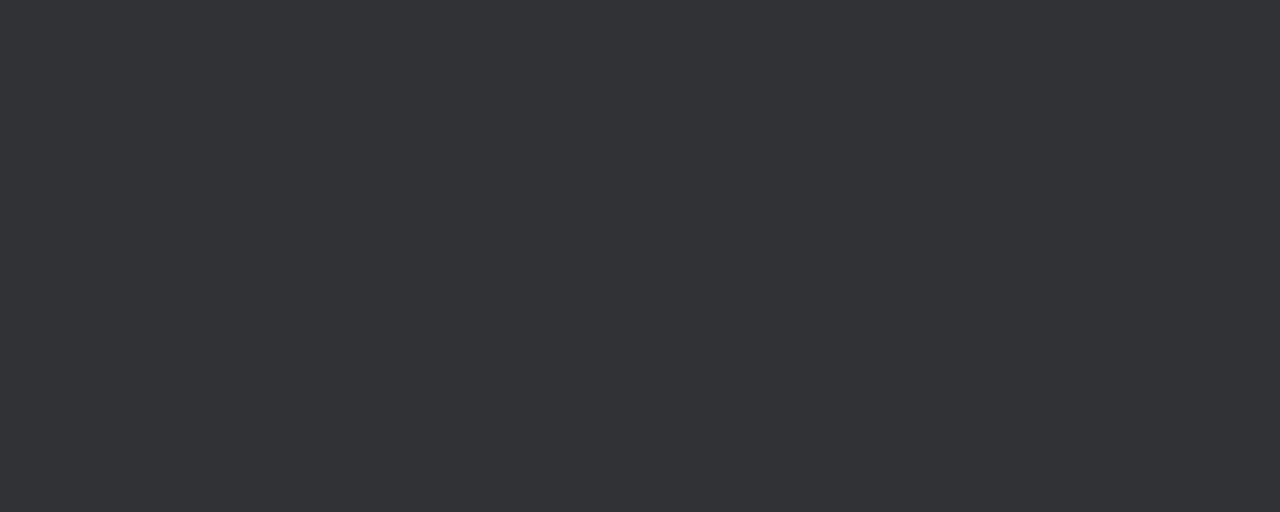
<file: Details.html>
<!DOCTYPE html>
<html lang="en">
<head>
    <meta charset="UTF-8">
    <meta name="viewport" content="width=device-width, initial-scale=1.0">
    <title>Document</title>

    <link rel="preconnect" href="https://fonts.googleapis.com">
    <link rel="preconnect" href="https://fonts.gstatic.com" crossorigin>
    <link href="https://fonts.googleapis.com/css2?family=Noto+Sans:ital,wght@0,100..900;1,100..900&family=Roboto+Slab:wght@100..900&display=swap" rel="stylesheet">

    <link rel="stylesheet" href="styles.css">
</head>
<body class="segment">
    <img src="images/TOD10N.jpg">
    <a href="Assignment3.html">
        <div id="details-description"><strong>Go back</strong></div>
    </a>
</body>
</html>
</file>
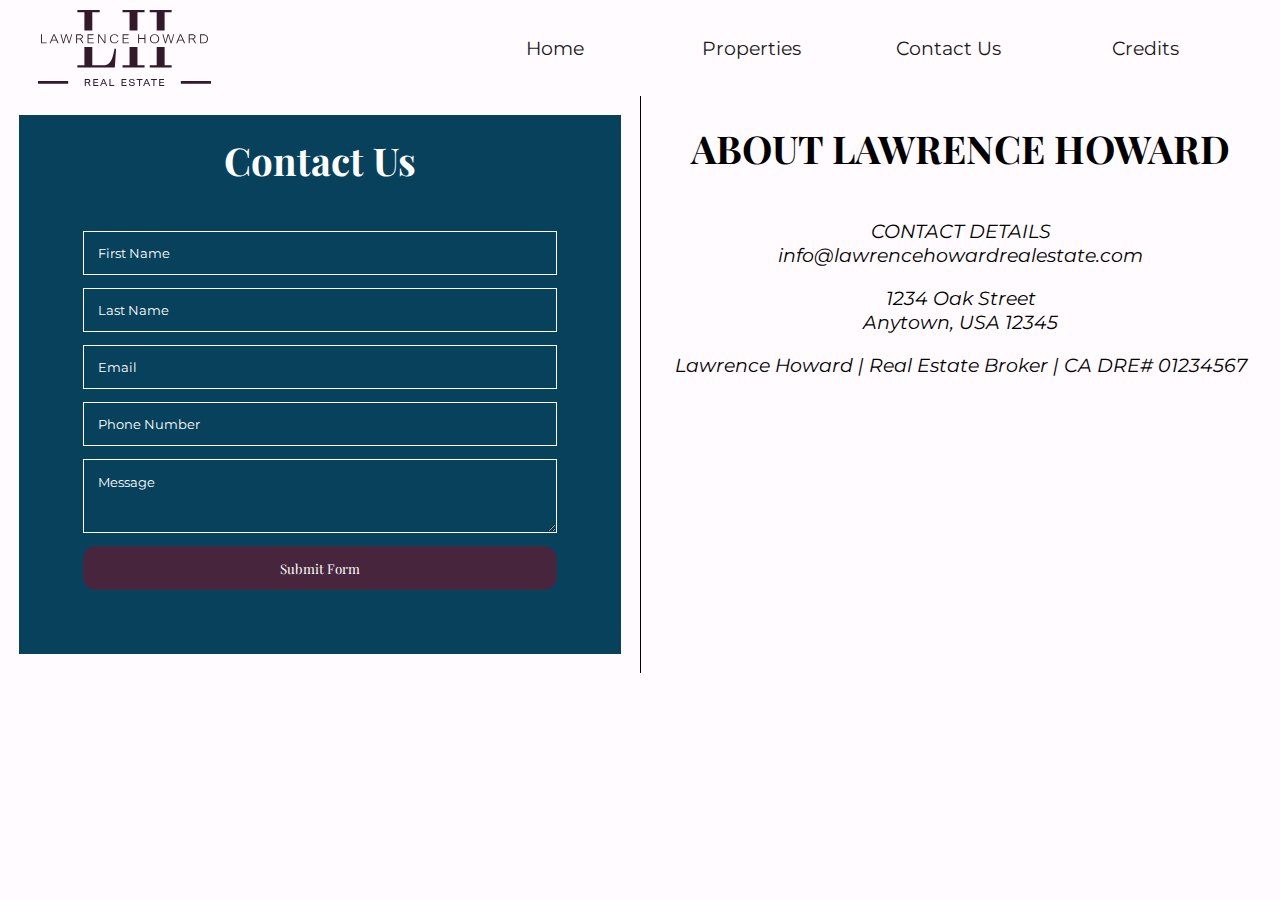
<file: project/contactus.html>
<!DOCTYPE html>
<html lang="en">
<head>
    <meta charset="UTF-8">
    <meta name="viewport" content="width=device-width, initial-scale=1.0">
    <link rel="stylesheet" href="contactus.css">

    <link rel="preconnect" href="https://fonts.googleapis.com">
    <link rel="preconnect" href="https://fonts.gstatic.com" crossorigin>
    <link href="https://fonts.googleapis.com/css2?family=Montserrat:ital,wght@0,100..900;1,100..900&family=Playfair+Display:ital,wght@0,400..900;1,400..900&display=swap" rel="stylesheet">




    <title>Properties | Lawrence Howard</title>
</head>
<body>
    <div id="container">
        <nav class="navbar">
            <img src="images/logo-violet.svg">
            <ul>
                <li>
                    <a href='index.html'>Home</a>
                </li>
                <li>
                    <a href="propertylist.html">Properties</a>
                </li>
                <li>
                    <a href="contactus.html">Contact Us</a>
                </li>
                <li>
                    <a href="credits.html">Credits</a>
                </li>
            </ul>
        </nav>

        <div id="space">
        </div>

        <div id="mainsegment">
            
            <div id="segment4">
                <div id="formarea">
                    <h1 id="formh1">Contact Us</h1>
                    <form id="form">
                        <input type="text" name="firstname" placeholder="First Name" required>
                        <input type="text" name="lastname" placeholder="Last Name" required>
                        <input type="email" name="email" placeholder="Email" required>
                        <input type="text" name="phonenumber" placeholder="Phone Number" required>
                        <textarea rows="3" name="comm11" placeholder="Message" required></textarea>
                        <button type="submit">Submit Form</button>
                    </form>
                </div>
            </div>

            <div id="segment3">
                <h1>ABOUT LAWRENCE HOWARD</h1>

                <em>
                <p>
                CONTACT DETAILS<br>
                info@lawrencehowardrealestate.com
                </p>

                <p>
                1234 Oak Street<br>
                Anytown, USA 12345
                </p>

                <p>
                Lawrence Howard | Real Estate Broker | CA DRE# 01234567
                </p>
                </em>
                
            </div>
            
        </div>
        <br>
</body>
</html>
</file>
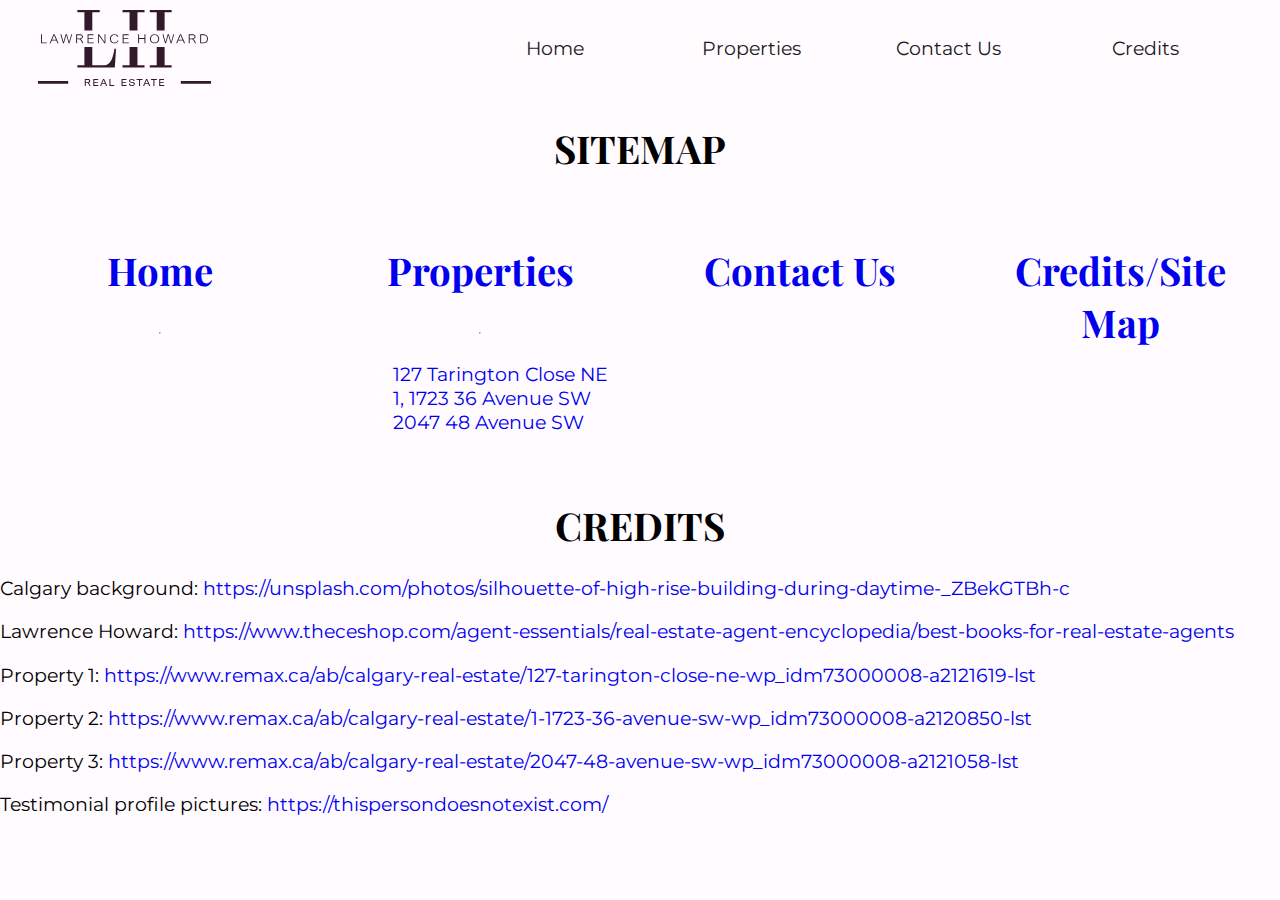
<file: project/credits.html>
<!DOCTYPE html>
<html lang="en">
<head>
    <meta charset="UTF-8">
    <meta name="viewport" content="width=device-width, initial-scale=1.0">
    <link rel="stylesheet" href="credits.css">

    <link rel="preconnect" href="https://fonts.googleapis.com">
    <link rel="preconnect" href="https://fonts.gstatic.com" crossorigin>
    <link href="https://fonts.googleapis.com/css2?family=Montserrat:ital,wght@0,100..900;1,100..900&family=Playfair+Display:ital,wght@0,400..900;1,400..900&display=swap" rel="stylesheet">




    <title>Properties | Lawrence Howard</title>
</head>
<body>
    <div id="container">
        <nav class="navbar">
            <img src="images/logo-violet.svg">
            <ul>
                <li>
                    <a href='index.html'>Home</a>
                </li>
                <li>
                    <a href="propertylist.html">Properties</a>
                </li>
                <li>
                    <a href="contactus.html">Contact Us</a>
                </li>
                <li>
                    <a href="credits.html">Credits</a>
                </li>
            </ul>
        </nav>

        <div id="space">
        </div>

        <h1>SITEMAP</h1>
        <div id="segment1">
            <div class="prop" id="prop1">
                <a href="index.html"><h1>Home</h1></a>
                <hr>
                
            </div>
            <div class="prop" id="prop2">
                <a href="propertylist.html"><h1>Properties</h1></a>
                <hr>
                <ul>
                    <li><a href="property1.html">127 Tarington Close NE</a></li>
                    <li><a href="property2.html">1, 1723 36 Avenue SW</a></li>
                    <li><a href="property3.html">2047 48 Avenue SW</a></li>
                </ul>
            </div>
            <div class="prop" id="prop3">
                <a href="contactus.html"><h1>Contact Us</h1></a>
            </div>
            <div class="prop" id="prop4">
                <a href="contactus.html"><h1>Credits/Site Map</h1></a>
            </div>
        </div>
        <h1>CREDITS</h1>
        <div>
            <p>Calgary background: <a href="https://unsplash.com/photos/silhouette-of-high-rise-building-during-daytime-_ZBekGTBh-c" target="_blank">https://unsplash.com/photos/silhouette-of-high-rise-building-during-daytime-_ZBekGTBh-c</a></p>
            <p>Lawrence Howard: <a href="https://www.theceshop.com/agent-essentials/real-estate-agent-encyclopedia/best-books-for-real-estate-agents" target="_blank">https://www.theceshop.com/agent-essentials/real-estate-agent-encyclopedia/best-books-for-real-estate-agents</a></p>
            <p>Property 1: <a href="https://www.remax.ca/ab/calgary-real-estate/127-tarington-close-ne-wp_idm73000008-a2121619-lst" target="_blank">https://www.remax.ca/ab/calgary-real-estate/127-tarington-close-ne-wp_idm73000008-a2121619-lst</a></p>
            <p>Property 2: <a href="https://www.remax.ca/ab/calgary-real-estate/1-1723-36-avenue-sw-wp_idm73000008-a2120850-lst" target="_blank">https://www.remax.ca/ab/calgary-real-estate/1-1723-36-avenue-sw-wp_idm73000008-a2120850-lst</a></p>
            <p>Property 3: <a href="https://www.remax.ca/ab/calgary-real-estate/2047-48-avenue-sw-wp_idm73000008-a2121058-lst" target="_blank">https://www.remax.ca/ab/calgary-real-estate/2047-48-avenue-sw-wp_idm73000008-a2121058-lst</a></p>
            <p>Testimonial profile pictures: <a href="https://thispersondoesnotexist.com/" target="_blank">https://thispersondoesnotexist.com/</a></p>
        </div>
</body>
</html>
</file>
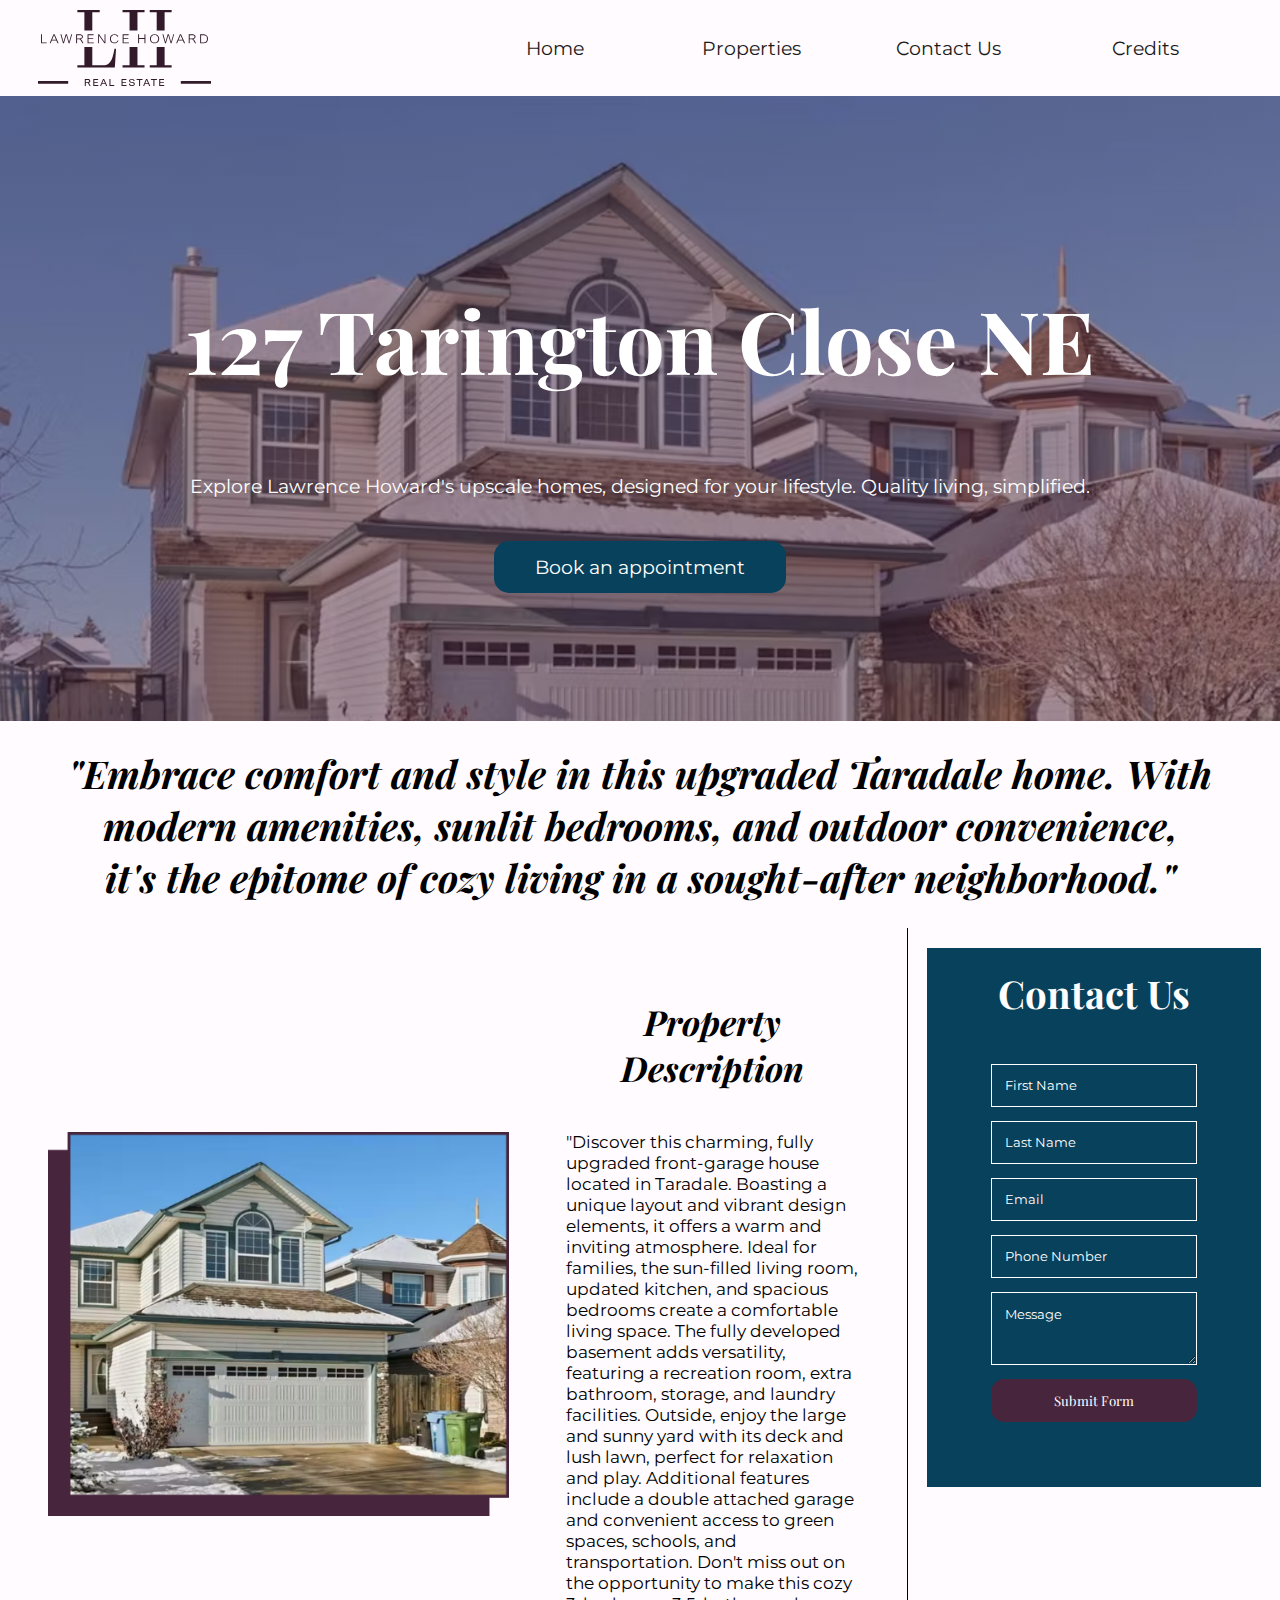
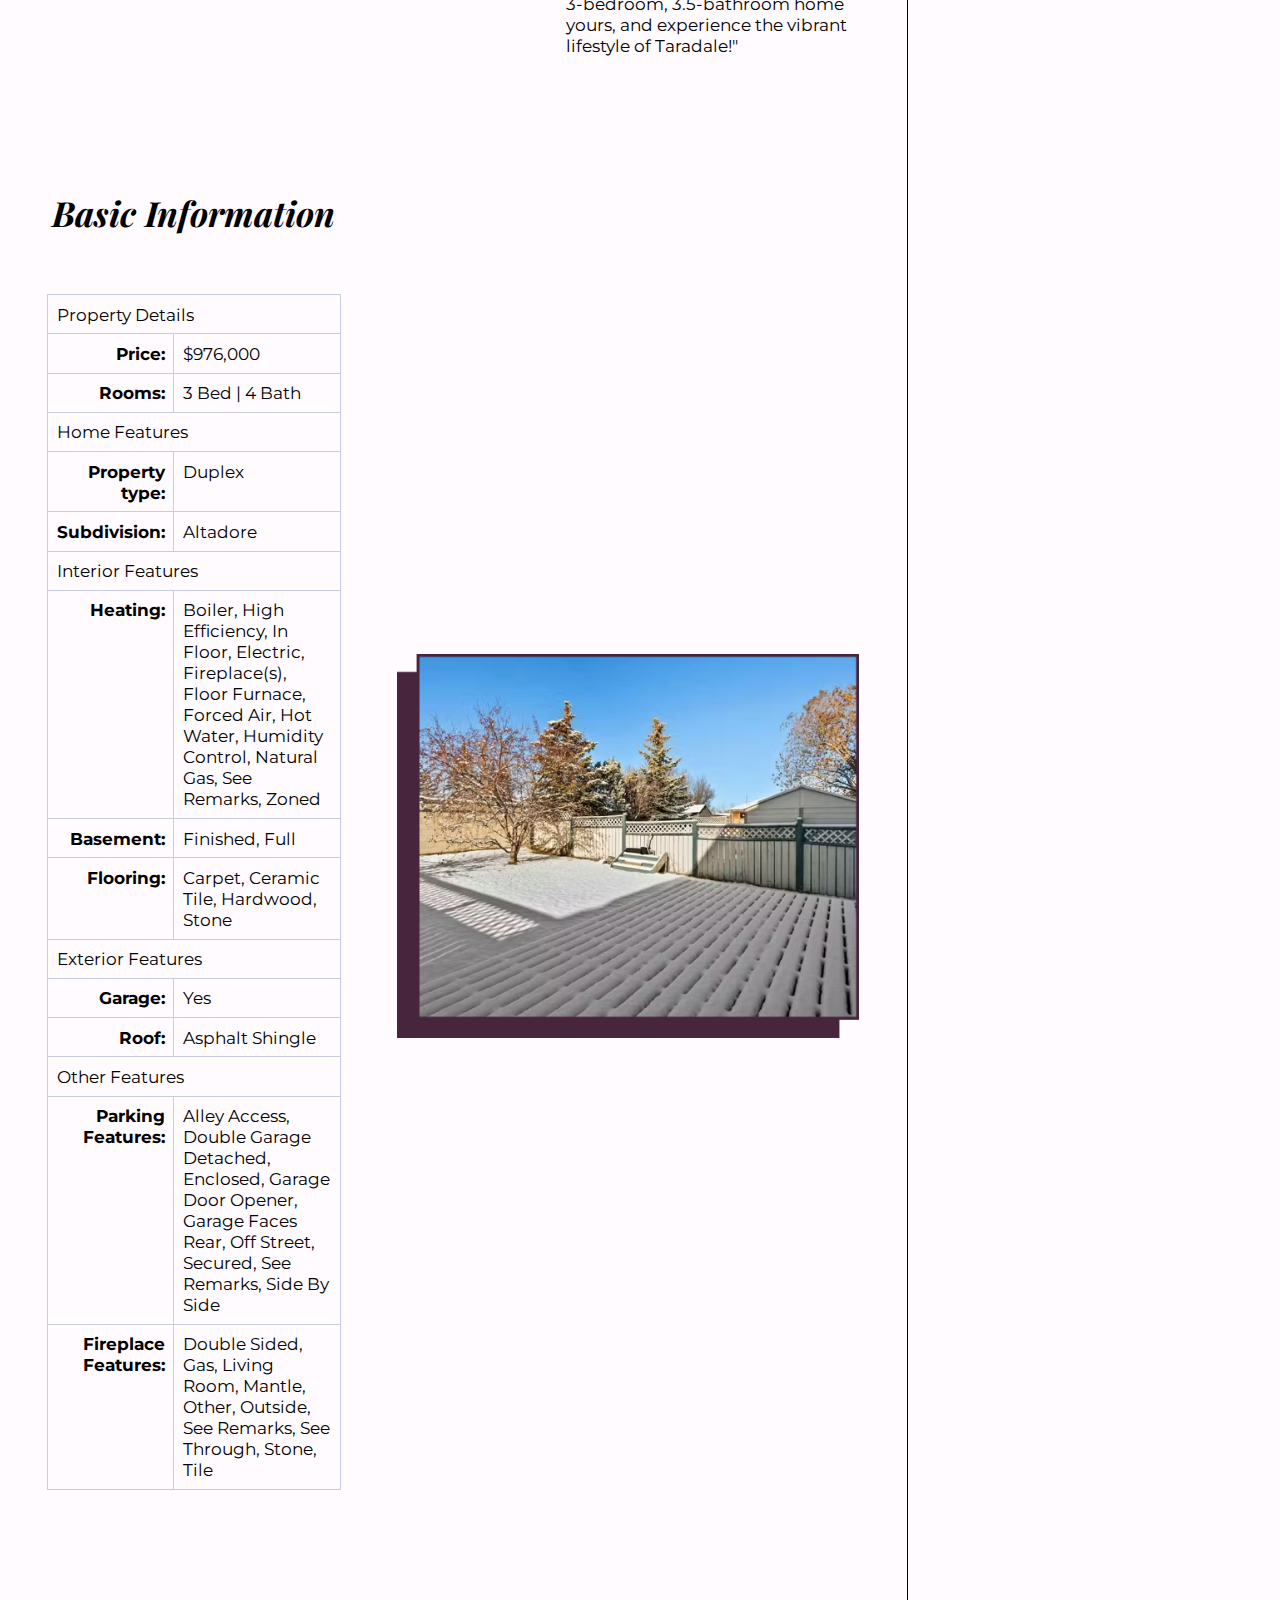
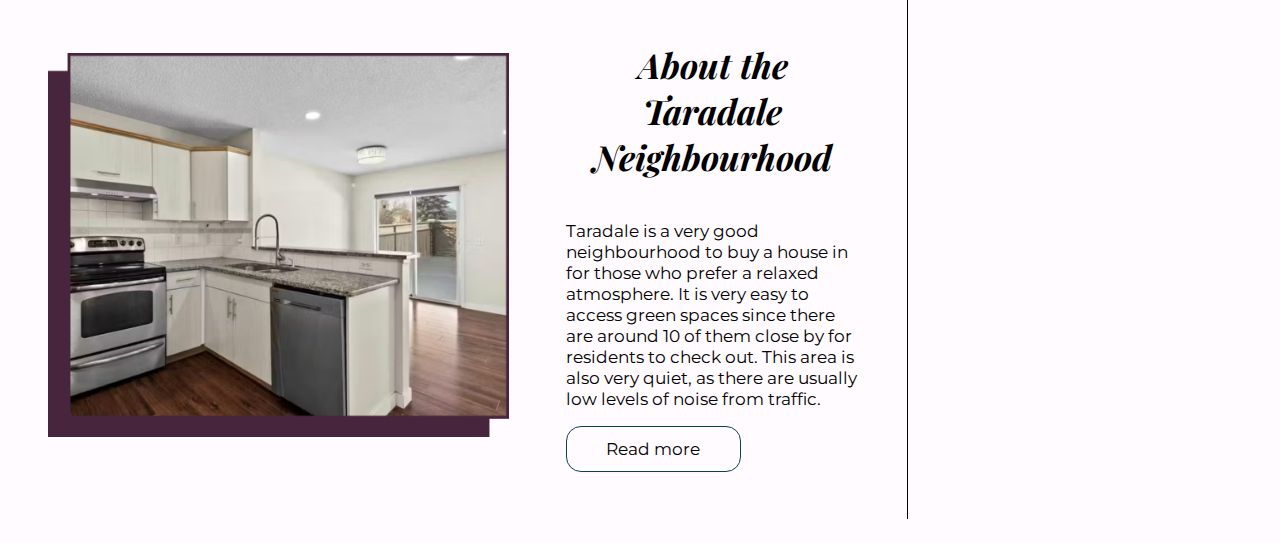
<file: project/property1.html>
<!DOCTYPE html>
<html lang="en">
<head>
    <meta charset="UTF-8">
    <meta name="viewport" content="width=device-width, initial-scale=1.0">
    <link rel="stylesheet" href="property.css">

    <link rel="preconnect" href="https://fonts.googleapis.com">
    <link rel="preconnect" href="https://fonts.gstatic.com" crossorigin>
    <link href="https://fonts.googleapis.com/css2?family=Montserrat:ital,wght@0,100..900;1,100..900&family=Playfair+Display:ital,wght@0,400..900;1,400..900&display=swap" rel="stylesheet">




    <title>Properties | Lawrence Howard</title>
</head>
<body>
    <div id="container">
        <nav class="navbar">
            <img src="images/logo-violet.svg">
            <ul>
                <li>
                    <a href='index.html'>Home</a>
                </li>
                <li>
                    <a href="propertylist.html">Properties</a>
                </li>
                <li>
                    <a href="contactus.html">Contact Us</a>
                </li>
                <li>
                    <a href="credits.html">Credits</a>
                </li>
            </ul>
        </nav>

        <div id="space">
        </div>

        <div id="cover">
            <h1>127 Tarington Close NE</h1>
            <p>Explore Lawrence Howard's upscale homes, designed for your lifestyle. Quality living, simplified.</p>
            <br>
            <a href="contactus.html">
                <div id="button">
                    <p>Book an appointment</p>
                </div>
            </a>
        </div>

        <h1 id="mainheader"><em>"Embrace comfort and style in this upgraded Taradale home. With <br>modern amenities, sunlit bedrooms, and outdoor convenience,<br> it's the epitome of cozy living in a sought-after neighborhood."</em></h1>
        
        <div id="mainsegment">
            <div id="segment3">
                <div class="properties">
                    <div>
                        <img src="images/mainpic1.png">
                    </div>
                    <div id="propertext">
                        <h1><em>Property Description</em></h1>
                        <p>
                            "Discover this charming, fully upgraded front-garage house located in Taradale. Boasting a unique layout and vibrant design elements, it offers a warm and inviting atmosphere. Ideal for families, the sun-filled living room, updated kitchen, and spacious bedrooms create a comfortable living space. The fully developed basement adds versatility, featuring a recreation room, extra bathroom, storage, and laundry facilities. Outside, enjoy the large and sunny yard with its deck and lush lawn, perfect for relaxation and play. Additional features include a double attached garage and convenient access to green spaces, schools, and transportation. Don't miss out on the opportunity to make this cozy 3-bedroom, 3.5-bathroom home yours, and experience the vibrant lifestyle of Taradale!"
                        </p>
                    </div>
                </div>
                <div class="reversep">
                    <div id="propertext">
                        <h1><em>Basic Information</em></h1>
                        <table>
                            <tr>
                                <td colspan="2">Property Details</th>
                            </tr>
                            <tr>
                                <th>Price:</th>
                                <td>$976,000</td>
                            </tr>
                            <tr>
                                <th>Rooms:</th>
                                <td> 3 Bed | 4 Bath</td>
                            </tr>
                            <tr>
                                <td colspan="2">Home Features</th>
                            </tr>
                            <tr>
                                <th>Property type:</th>
                                <td>Duplex</td>
                            </tr>
                            <tr>
                                <th>Subdivision:</th>
                                <td>Altadore</td>
                            </tr>
                            <tr>
                                <td colspan="2">Interior Features</th>
                            </tr>
                            <tr>
                                <th>Heating:</th>
                                <td>Boiler, High Efficiency, In Floor, Electric, Fireplace(s), Floor Furnace, Forced Air, Hot Water, Humidity Control, Natural Gas, See Remarks, Zoned</td>
                            </tr>
                            <tr>
                                <th>Basement:</th>
                                <td>Finished, Full</td>
                            </tr>
                            <tr>
                                <th>Flooring:</th>
                                <td>Carpet, Ceramic Tile, Hardwood, Stone</td>
                            </tr>
                            <tr>
                                <td colspan="2">Exterior Features</th>
                            </tr>
                            <tr>
                                <th>Garage:</th>
                                <td>Yes</td>
                            </tr>
                            <tr>
                                <th>Roof:</th>
                                <td>Asphalt Shingle</td>
                            </tr>
                            <tr>
                                <td colspan="2">Other Features</th>
                            </tr>
                            <tr>
                                <th>Parking Features:</th>
                                <td>Alley Access, Double Garage Detached, Enclosed, Garage Door Opener, Garage Faces Rear, Off Street, Secured, See Remarks, Side By Side</td>
                            </tr>
                            <tr>
                                <th>Fireplace Features:</th>
                                <td>Double Sided, Gas, Living Room, Mantle, Other, Outside, See Remarks, See Through, Stone, Tile</td>
                            </tr>
                        </table>
                        
                    </div>
                    <div>
                        <img src="images/subpic1-1.png">
                    </div>
                </div>
                <div class="properties">
                    <div>
                        <img src="images/subpic1-2.png">
                    </div>
                    <div id="propertext">
                        <h1><em>About the Taradale Neighbourhood</em></h1>
                        <p>
                            Taradale is a very good neighbourhood to buy a house in for those who prefer a relaxed atmosphere. It is very easy to access green spaces since there are around 10 of them close by for residents to check out. This area is also very quiet, as there are usually low levels of noise from traffic.
                        </p>
                        <a href="property3.html">
                            <div id = "properbutton">
                                <p>Read more</p>
                            </div>
                        </a>
                    </div>
                </div>
            </div>
            <div id="segment4">
                <div id="formarea">
                    <h1 id="formh1">Contact Us</h1>
                    <form id="form">
                        <input type="text" name="firstname" placeholder="First Name" required>
                        <input type="text" name="lastname" placeholder="Last Name" required>
                        <input type="email" name="email" placeholder="Email" required>
                        <input type="text" name="phonenumber" placeholder="Phone Number" required>
                        <textarea rows="3" name="comm11" placeholder="Message" required></textarea>
                        <button type="submit">Submit Form</button>
                    </form>
                </div>
            </div>
            
        </div>
        <br>
</body>
</html>
</file>
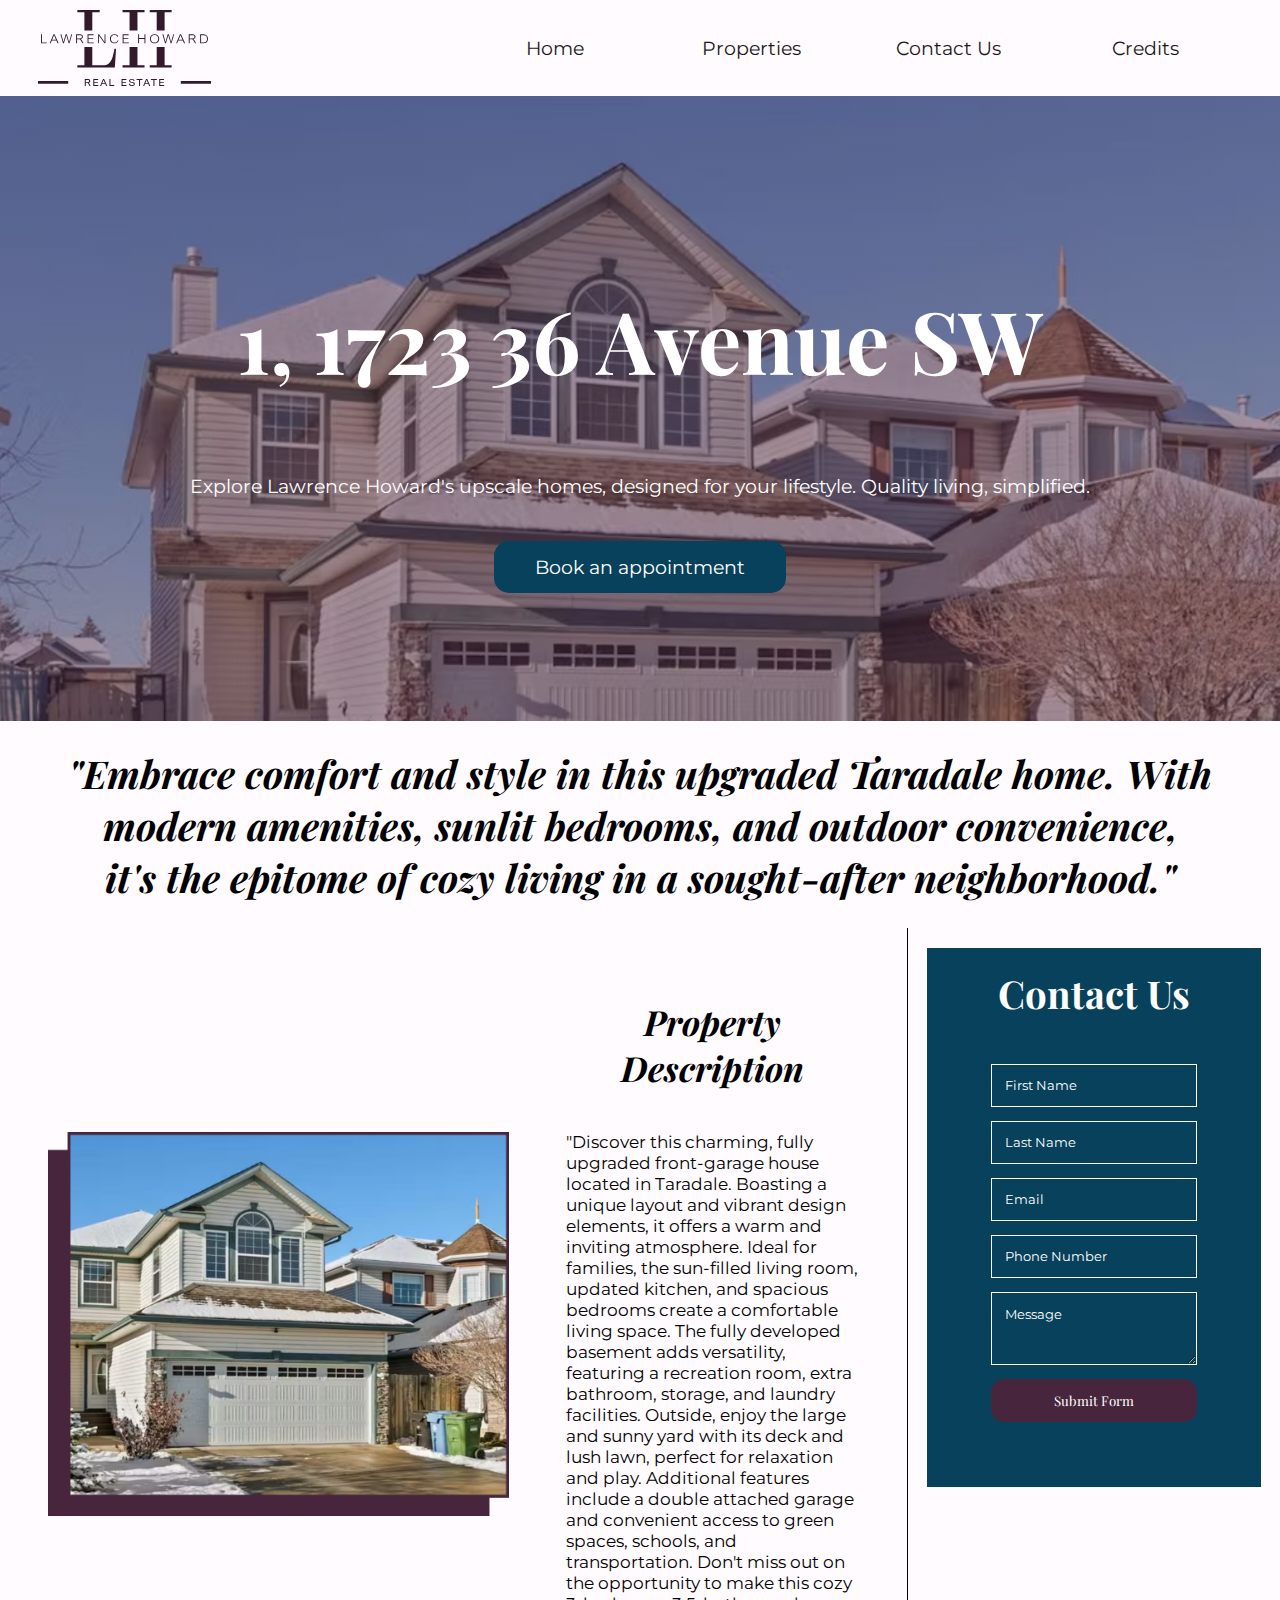
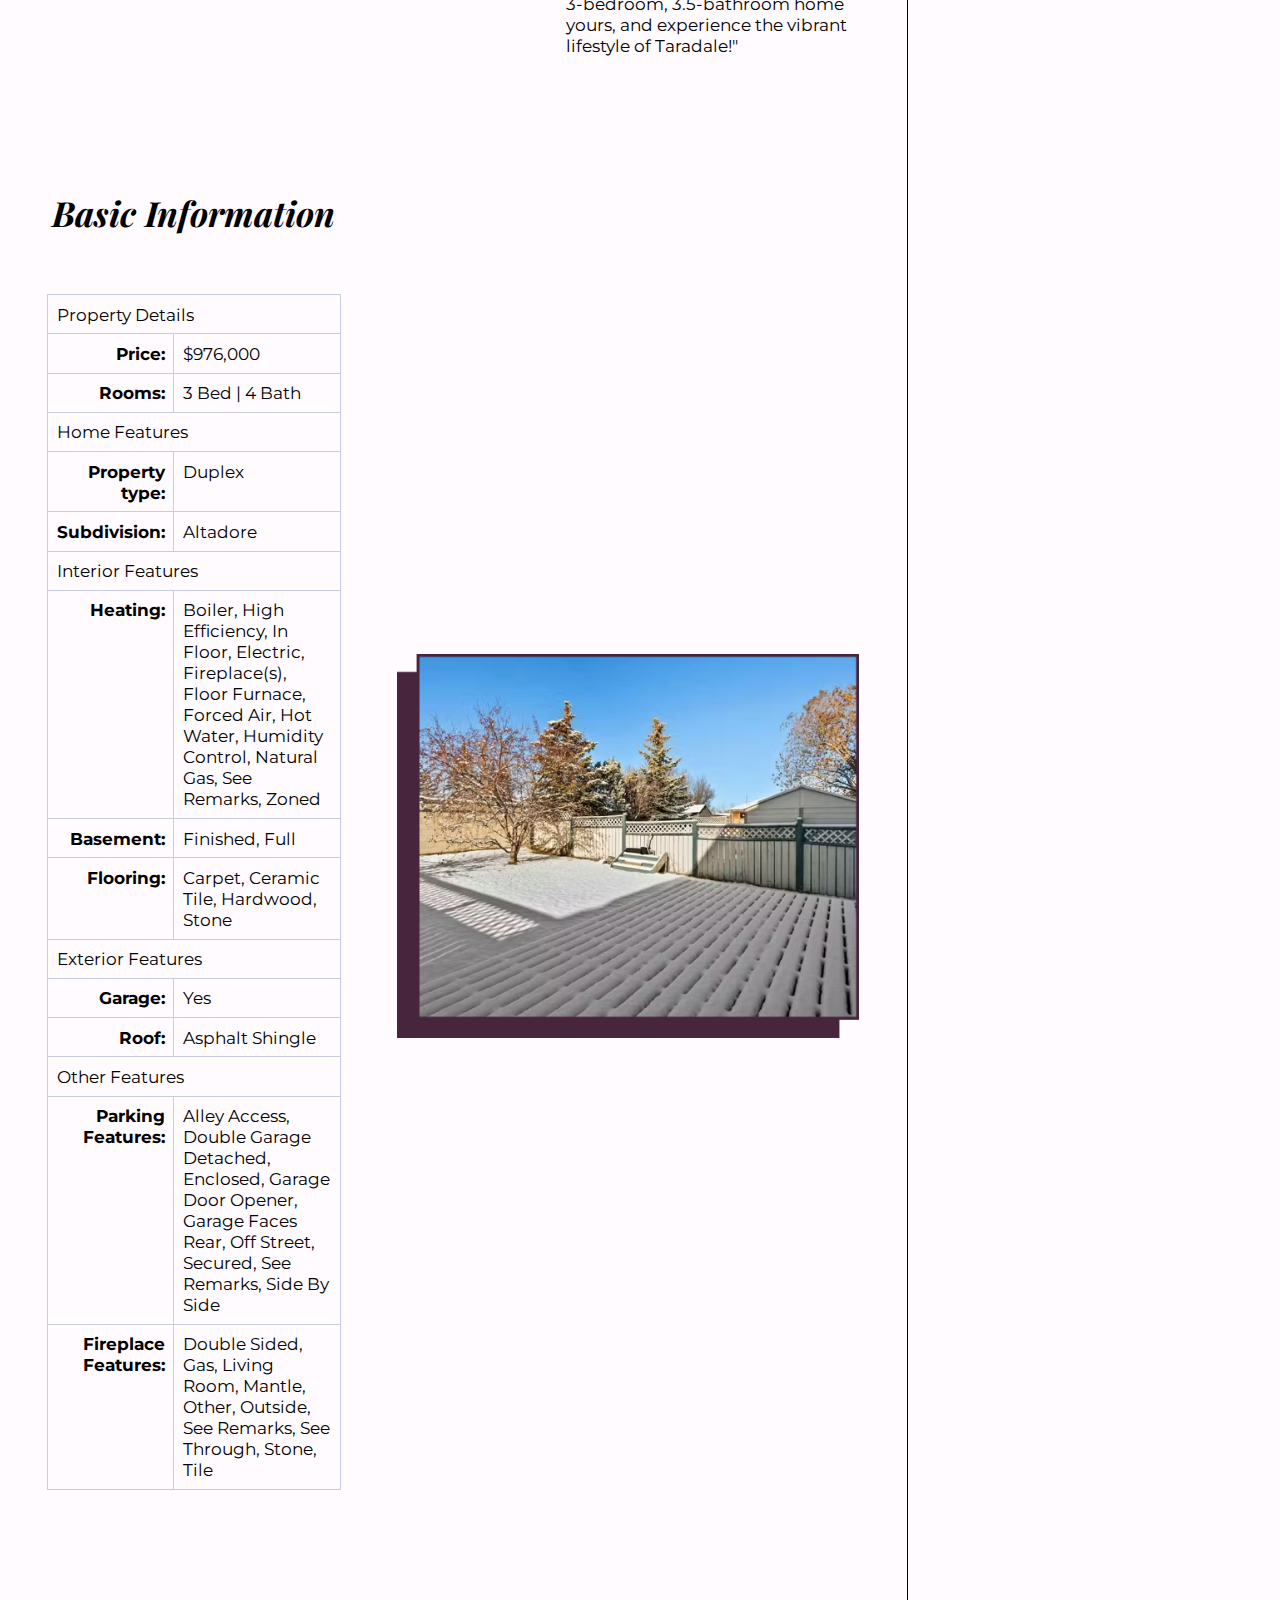
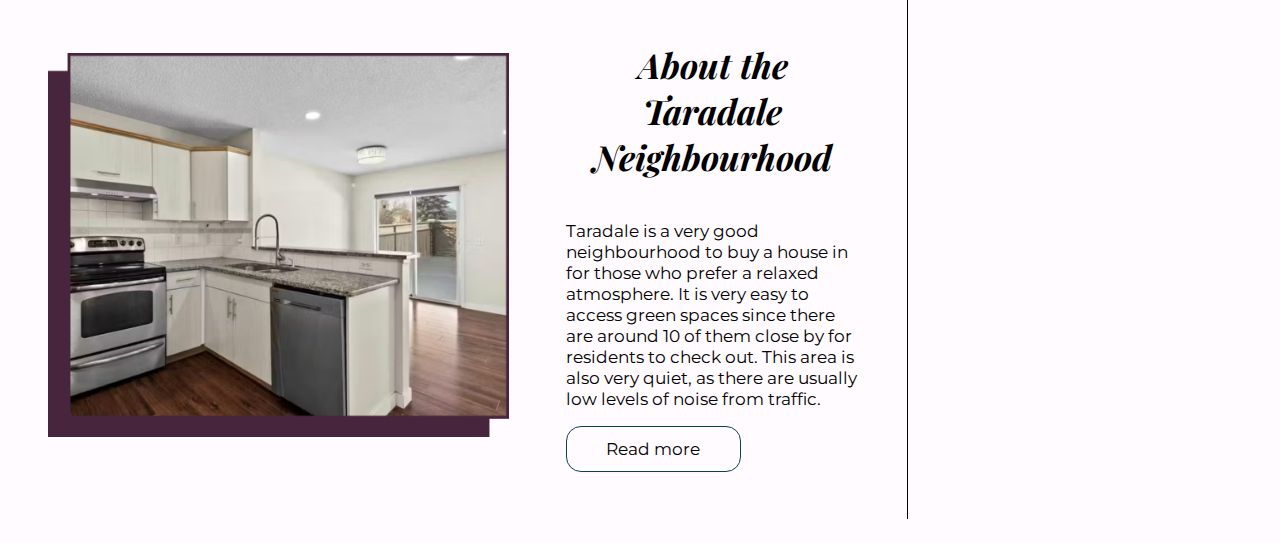
<file: project/property2.html>
<!DOCTYPE html>
<html lang="en">
<head>
    <meta charset="UTF-8">
    <meta name="viewport" content="width=device-width, initial-scale=1.0">
    <link rel="stylesheet" href="property.css">

    <link rel="preconnect" href="https://fonts.googleapis.com">
    <link rel="preconnect" href="https://fonts.gstatic.com" crossorigin>
    <link href="https://fonts.googleapis.com/css2?family=Montserrat:ital,wght@0,100..900;1,100..900&family=Playfair+Display:ital,wght@0,400..900;1,400..900&display=swap" rel="stylesheet">




    <title>Properties | Lawrence Howard</title>
</head>
<body>
    <div id="container">
        <nav class="navbar">
            <img src="images/logo-violet.svg">
            <ul>
                <li>
                    <a href='index.html'>Home</a>
                </li>
                <li>
                    <a href="propertylist.html">Properties</a>
                </li>
                <li>
                    <a href="contactus.html">Contact Us</a>
                </li>
                <li>
                    <a href="credits.html">Credits</a>
                </li>
            </ul>
        </nav>

        <div id="space">
        </div>

        <div id="cover">
            <h1>1, 1723 36 Avenue SW</h1>
            <p>Explore Lawrence Howard's upscale homes, designed for your lifestyle. Quality living, simplified.</p>
            <br>
            <a href="contactus.html">
                <div id="button">
                    <p>Book an appointment</p>
                </div>
            </a>
        </div>

        <h1 id="mainheader"><em>"Embrace comfort and style in this upgraded Taradale home. With <br>modern amenities, sunlit bedrooms, and outdoor convenience,<br> it's the epitome of cozy living in a sought-after neighborhood."</em></h1>
        
        <div id="mainsegment">
            <div id="segment3">
                <div class="properties">
                    <div>
                        <img src="images/mainpic1.png">
                    </div>
                    <div id="propertext">
                        <h1><em>Property Description</em></h1>
                        <p>
                            "Discover this charming, fully upgraded front-garage house located in Taradale. Boasting a unique layout and vibrant design elements, it offers a warm and inviting atmosphere. Ideal for families, the sun-filled living room, updated kitchen, and spacious bedrooms create a comfortable living space. The fully developed basement adds versatility, featuring a recreation room, extra bathroom, storage, and laundry facilities. Outside, enjoy the large and sunny yard with its deck and lush lawn, perfect for relaxation and play. Additional features include a double attached garage and convenient access to green spaces, schools, and transportation. Don't miss out on the opportunity to make this cozy 3-bedroom, 3.5-bathroom home yours, and experience the vibrant lifestyle of Taradale!"
                        </p>
                    </div>
                </div>
                <div class="reversep">
                    <div id="propertext">
                        <h1><em>Basic Information</em></h1>
                        <table>
                            <tr>
                                <td colspan="2">Property Details</th>
                            </tr>
                            <tr>
                                <th>Price:</th>
                                <td>$976,000</td>
                            </tr>
                            <tr>
                                <th>Rooms:</th>
                                <td> 3 Bed | 4 Bath</td>
                            </tr>
                            <tr>
                                <td colspan="2">Home Features</th>
                            </tr>
                            <tr>
                                <th>Property type:</th>
                                <td>Duplex</td>
                            </tr>
                            <tr>
                                <th>Subdivision:</th>
                                <td>Altadore</td>
                            </tr>
                            <tr>
                                <td colspan="2">Interior Features</th>
                            </tr>
                            <tr>
                                <th>Heating:</th>
                                <td>Boiler, High Efficiency, In Floor, Electric, Fireplace(s), Floor Furnace, Forced Air, Hot Water, Humidity Control, Natural Gas, See Remarks, Zoned</td>
                            </tr>
                            <tr>
                                <th>Basement:</th>
                                <td>Finished, Full</td>
                            </tr>
                            <tr>
                                <th>Flooring:</th>
                                <td>Carpet, Ceramic Tile, Hardwood, Stone</td>
                            </tr>
                            <tr>
                                <td colspan="2">Exterior Features</th>
                            </tr>
                            <tr>
                                <th>Garage:</th>
                                <td>Yes</td>
                            </tr>
                            <tr>
                                <th>Roof:</th>
                                <td>Asphalt Shingle</td>
                            </tr>
                            <tr>
                                <td colspan="2">Other Features</th>
                            </tr>
                            <tr>
                                <th>Parking Features:</th>
                                <td>Alley Access, Double Garage Detached, Enclosed, Garage Door Opener, Garage Faces Rear, Off Street, Secured, See Remarks, Side By Side</td>
                            </tr>
                            <tr>
                                <th>Fireplace Features:</th>
                                <td>Double Sided, Gas, Living Room, Mantle, Other, Outside, See Remarks, See Through, Stone, Tile</td>
                            </tr>
                        </table>
                        
                    </div>
                    <div>
                        <img src="images/subpic1-1.png">
                    </div>
                </div>
                <div class="properties">
                    <div>
                        <img src="images/subpic1-2.png">
                    </div>
                    <div id="propertext">
                        <h1><em>About the Taradale Neighbourhood</em></h1>
                        <p>
                            Taradale is a very good neighbourhood to buy a house in for those who prefer a relaxed atmosphere. It is very easy to access green spaces since there are around 10 of them close by for residents to check out. This area is also very quiet, as there are usually low levels of noise from traffic.
                        </p>
                        <a href="property3.html">
                            <div id = "properbutton">
                                <p>Read more</p>
                            </div>
                        </a>
                    </div>
                </div>
            </div>
            <div id="segment4">
                <div id="formarea">
                    <h1 id="formh1">Contact Us</h1>
                    <form id="form">
                        <input type="text" name="firstname" placeholder="First Name" required>
                        <input type="text" name="lastname" placeholder="Last Name" required>
                        <input type="email" name="email" placeholder="Email" required>
                        <input type="text" name="phonenumber" placeholder="Phone Number" required>
                        <textarea rows="3" name="comm11" placeholder="Message" required></textarea>
                        <button type="submit">Submit Form</button>
                    </form>
                </div>
            </div>
            
        </div>
        <br>
</body>
</html>
</file>
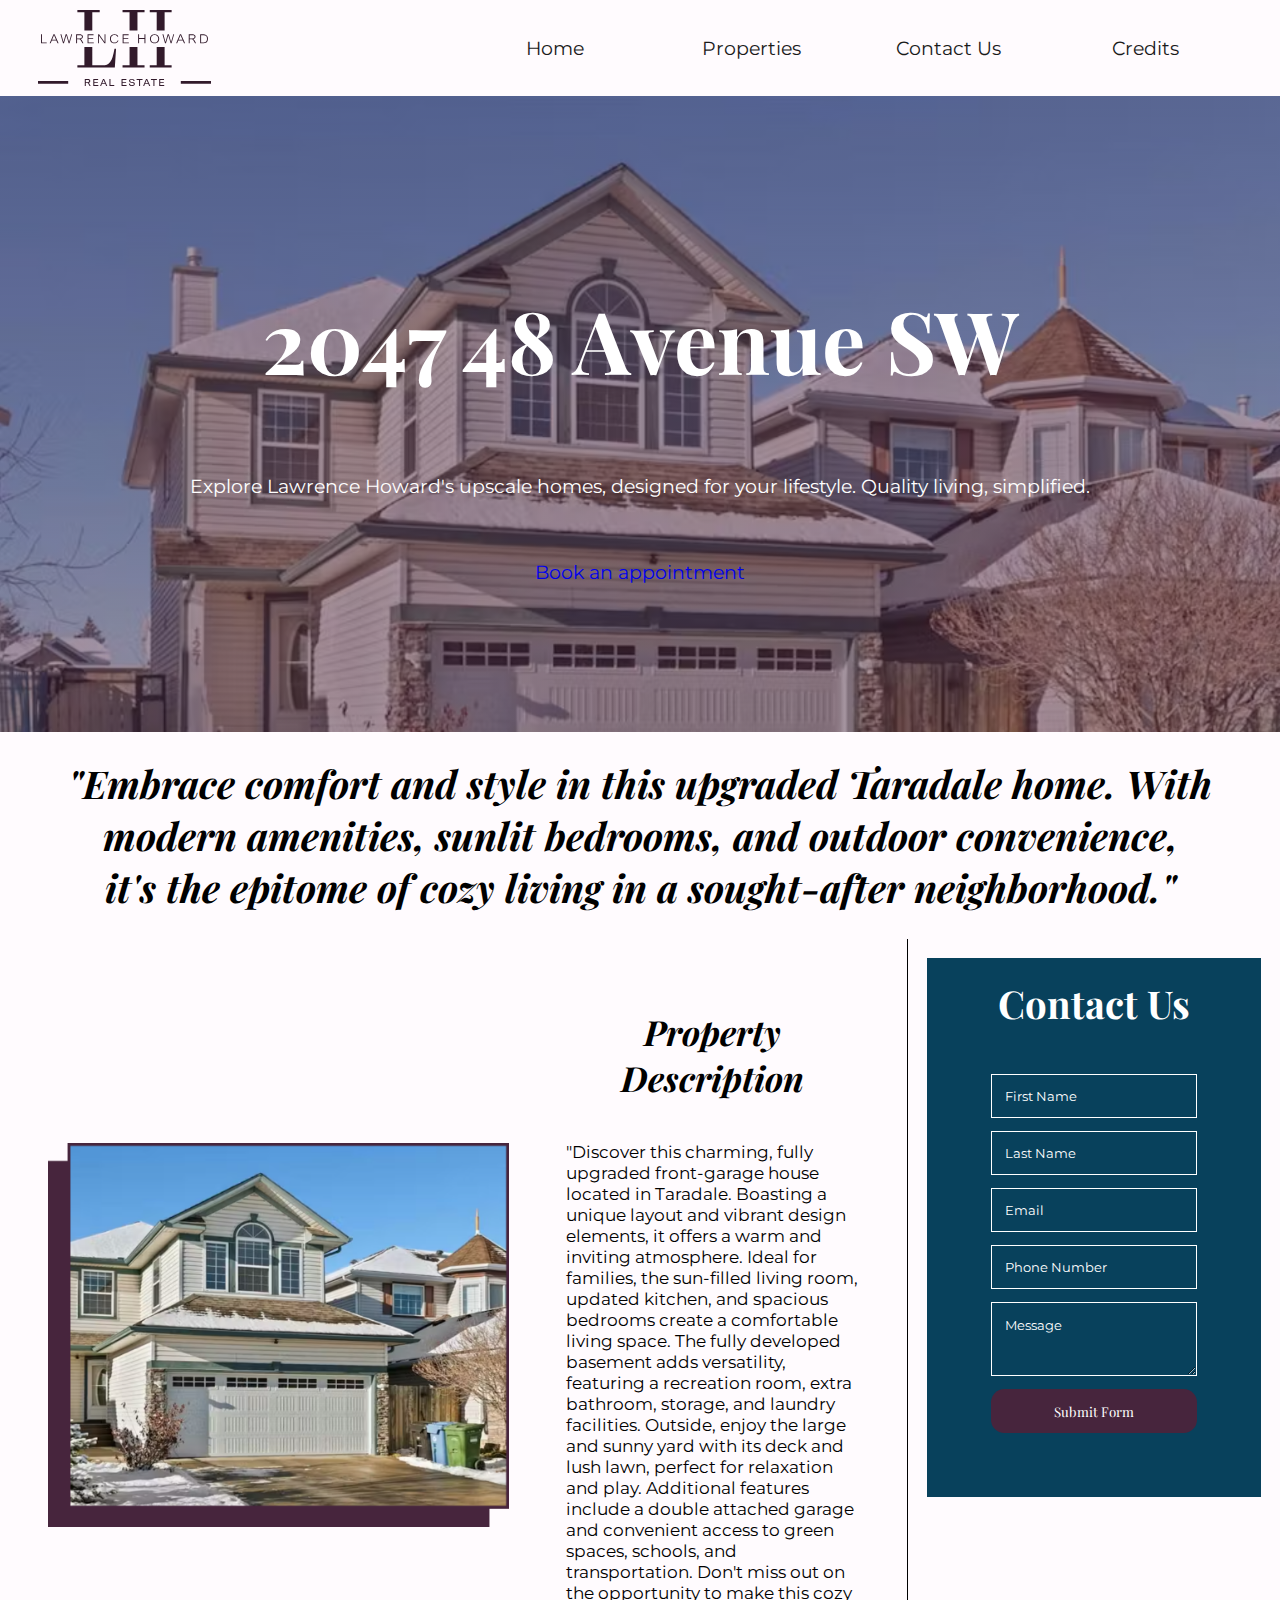
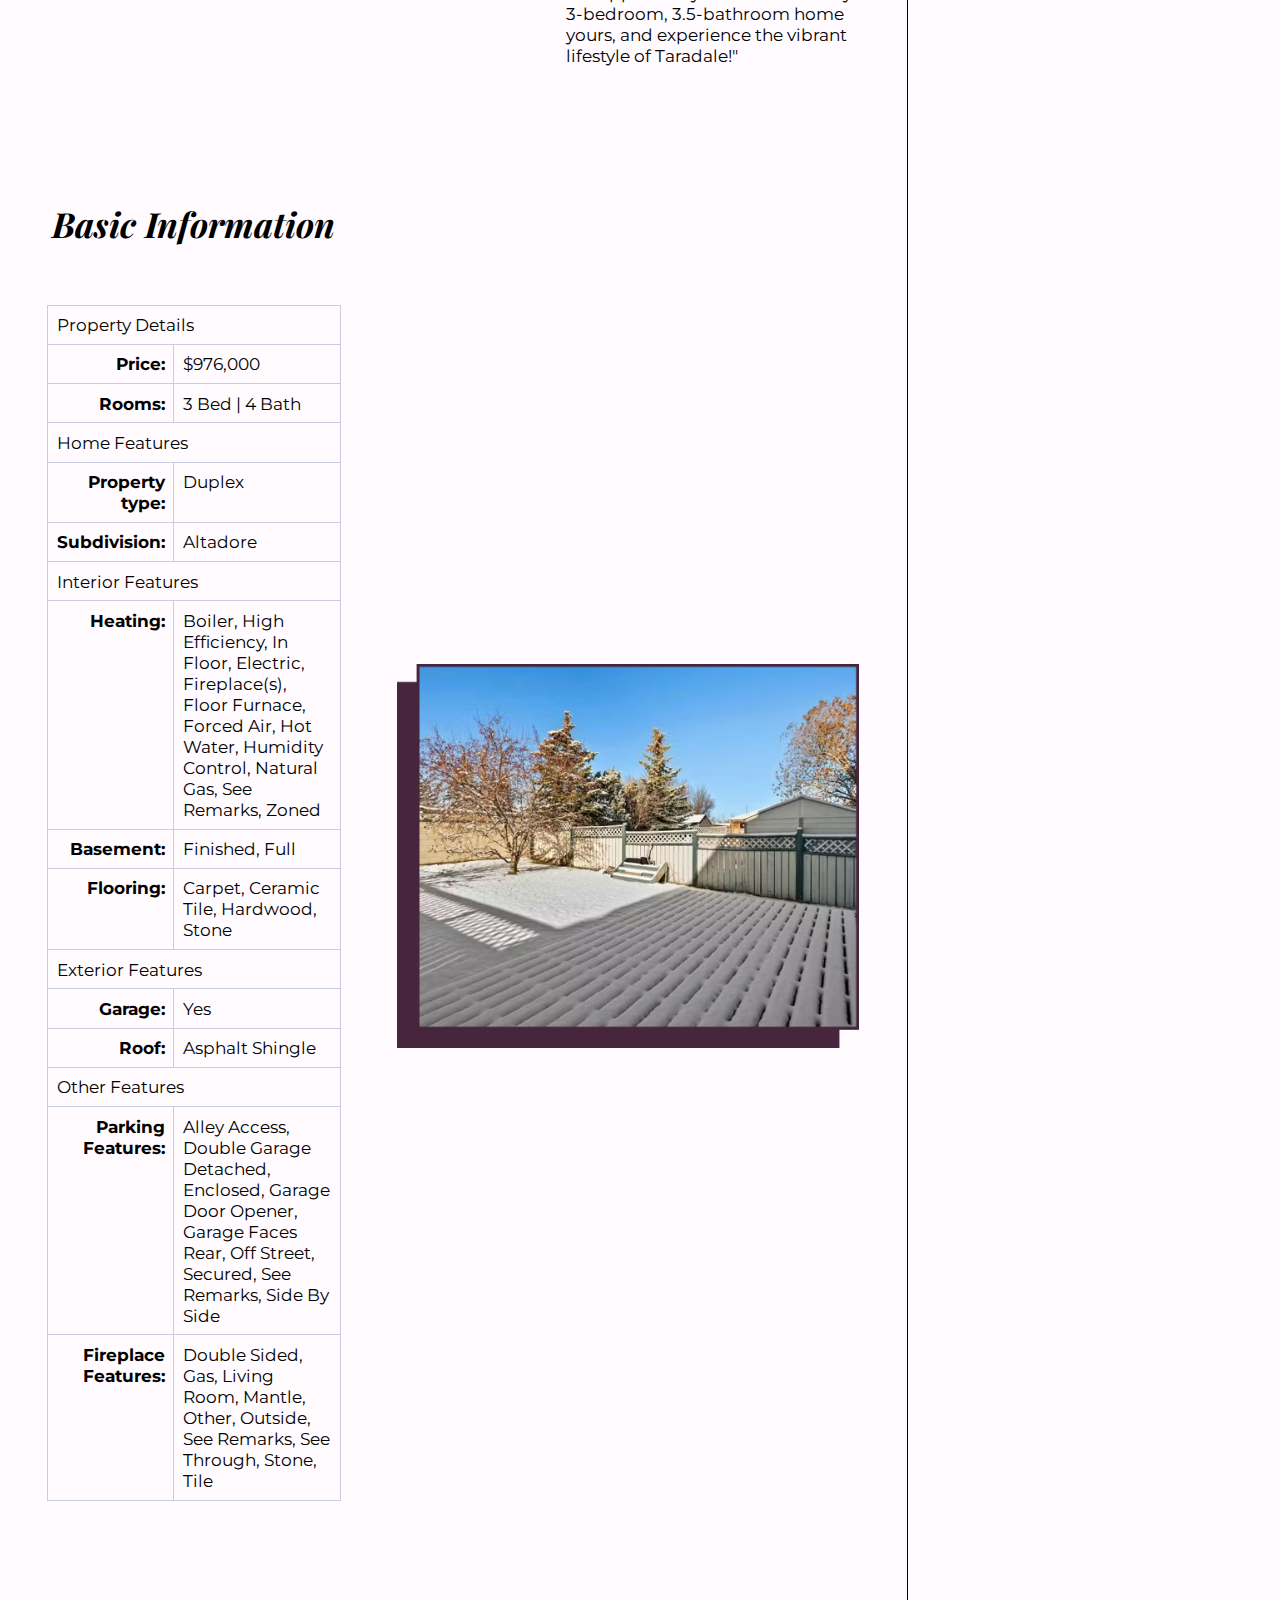
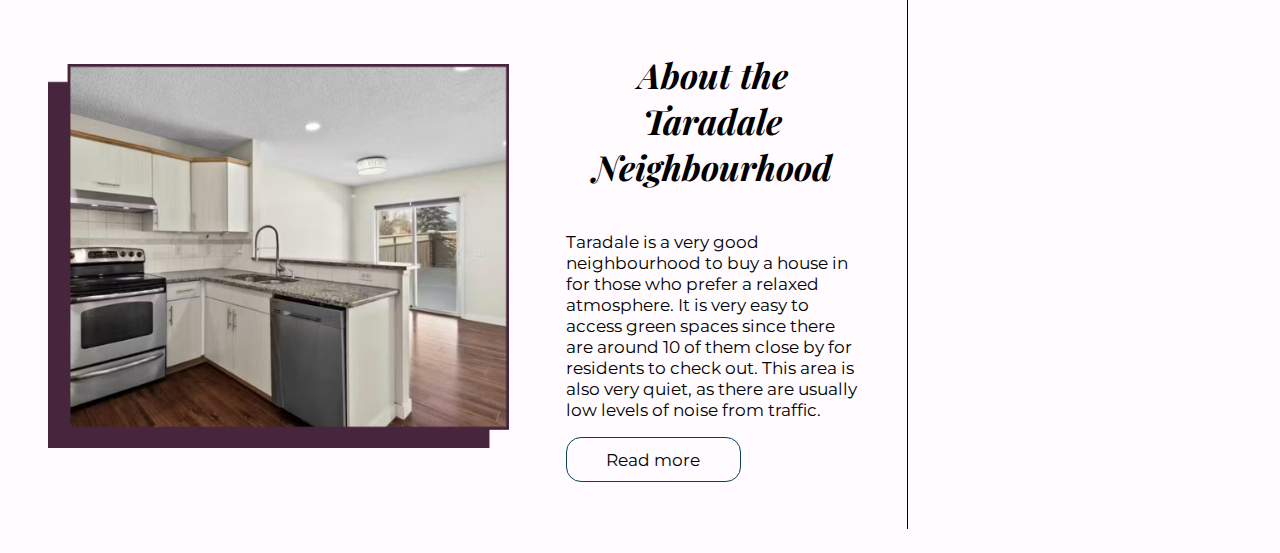
<file: project/property3.html>
<!DOCTYPE html>
<html lang="en">
<head>
    <meta charset="UTF-8">
    <meta name="viewport" content="width=device-width, initial-scale=1.0">
    <link rel="stylesheet" href="property.css">

    <link rel="preconnect" href="https://fonts.googleapis.com">
    <link rel="preconnect" href="https://fonts.gstatic.com" crossorigin>
    <link href="https://fonts.googleapis.com/css2?family=Montserrat:ital,wght@0,100..900;1,100..900&family=Playfair+Display:ital,wght@0,400..900;1,400..900&display=swap" rel="stylesheet">




    <title>Properties | Lawrence Howard</title>
</head>
<body>
    <div id="container">
        <nav class="navbar">
            <img src="images/logo-violet.svg">
            <ul>
                <li>
                    <a href='index.html'>Home</a>
                </li>
                <li>
                    <a href="propertylist.html">Properties</a>
                </li>
                <li>
                    <a href="contactus.html">Contact Us</a>
                </li>
                <li>
                    <a href="credits.html">Credits</a>
                </li>
            </ul>
        </nav>

        <div id="space">
        </div>

        <div id="cover">
            <h1>2047 48 Avenue SW</h1>
            <p>Explore Lawrence Howard's upscale homes, designed for your lifestyle. Quality living, simplified.</p>
            <br>
            <a href="#">
                <div id="contactus.html">
                    <p>Book an appointment</p>
                </div>
            </a>
        </div>

        <h1 id="mainheader"><em>"Embrace comfort and style in this upgraded Taradale home. With <br>modern amenities, sunlit bedrooms, and outdoor convenience,<br> it's the epitome of cozy living in a sought-after neighborhood."</em></h1>
        
        <div id="mainsegment">
            <div id="segment3">
                <div class="properties">
                    <div>
                        <img src="images/mainpic1.png">
                    </div>
                    <div id="propertext">
                        <h1><em>Property Description</em></h1>
                        <p>
                            "Discover this charming, fully upgraded front-garage house located in Taradale. Boasting a unique layout and vibrant design elements, it offers a warm and inviting atmosphere. Ideal for families, the sun-filled living room, updated kitchen, and spacious bedrooms create a comfortable living space. The fully developed basement adds versatility, featuring a recreation room, extra bathroom, storage, and laundry facilities. Outside, enjoy the large and sunny yard with its deck and lush lawn, perfect for relaxation and play. Additional features include a double attached garage and convenient access to green spaces, schools, and transportation. Don't miss out on the opportunity to make this cozy 3-bedroom, 3.5-bathroom home yours, and experience the vibrant lifestyle of Taradale!"
                        </p>
                    </div>
                </div>
                <div class="reversep">
                    <div id="propertext">
                        <h1><em>Basic Information</em></h1>
                        <table>
                            <tr>
                                <td colspan="2">Property Details</th>
                            </tr>
                            <tr>
                                <th>Price:</th>
                                <td>$976,000</td>
                            </tr>
                            <tr>
                                <th>Rooms:</th>
                                <td> 3 Bed | 4 Bath</td>
                            </tr>
                            <tr>
                                <td colspan="2">Home Features</th>
                            </tr>
                            <tr>
                                <th>Property type:</th>
                                <td>Duplex</td>
                            </tr>
                            <tr>
                                <th>Subdivision:</th>
                                <td>Altadore</td>
                            </tr>
                            <tr>
                                <td colspan="2">Interior Features</th>
                            </tr>
                            <tr>
                                <th>Heating:</th>
                                <td>Boiler, High Efficiency, In Floor, Electric, Fireplace(s), Floor Furnace, Forced Air, Hot Water, Humidity Control, Natural Gas, See Remarks, Zoned</td>
                            </tr>
                            <tr>
                                <th>Basement:</th>
                                <td>Finished, Full</td>
                            </tr>
                            <tr>
                                <th>Flooring:</th>
                                <td>Carpet, Ceramic Tile, Hardwood, Stone</td>
                            </tr>
                            <tr>
                                <td colspan="2">Exterior Features</th>
                            </tr>
                            <tr>
                                <th>Garage:</th>
                                <td>Yes</td>
                            </tr>
                            <tr>
                                <th>Roof:</th>
                                <td>Asphalt Shingle</td>
                            </tr>
                            <tr>
                                <td colspan="2">Other Features</th>
                            </tr>
                            <tr>
                                <th>Parking Features:</th>
                                <td>Alley Access, Double Garage Detached, Enclosed, Garage Door Opener, Garage Faces Rear, Off Street, Secured, See Remarks, Side By Side</td>
                            </tr>
                            <tr>
                                <th>Fireplace Features:</th>
                                <td>Double Sided, Gas, Living Room, Mantle, Other, Outside, See Remarks, See Through, Stone, Tile</td>
                            </tr>
                        </table>
                        
                    </div>
                    <div>
                        <img src="images/subpic1-1.png">
                    </div>
                </div>
                <div class="properties">
                    <div>
                        <img src="images/subpic1-2.png">
                    </div>
                    <div id="propertext">
                        <h1><em>About the Taradale Neighbourhood</em></h1>
                        <p>
                            Taradale is a very good neighbourhood to buy a house in for those who prefer a relaxed atmosphere. It is very easy to access green spaces since there are around 10 of them close by for residents to check out. This area is also very quiet, as there are usually low levels of noise from traffic.
                        </p>
                        <a href="property3.html">
                            <div id = "properbutton">
                                <p>Read more</p>
                            </div>
                        </a>
                    </div>
                </div>
            </div>
            <div id="segment4">
                <div id="formarea">
                    <h1 id="formh1">Contact Us</h1>
                    <form id="form">
                        <input type="text" name="firstname" placeholder="First Name" required>
                        <input type="text" name="lastname" placeholder="Last Name" required>
                        <input type="email" name="email" placeholder="Email" required>
                        <input type="text" name="phonenumber" placeholder="Phone Number" required>
                        <textarea rows="3" name="comm11" placeholder="Message" required></textarea>
                        <button type="submit">Submit Form</button>
                    </form>
                </div>
            </div>
            
        </div>
        <br>
</body>
</html>
</file>
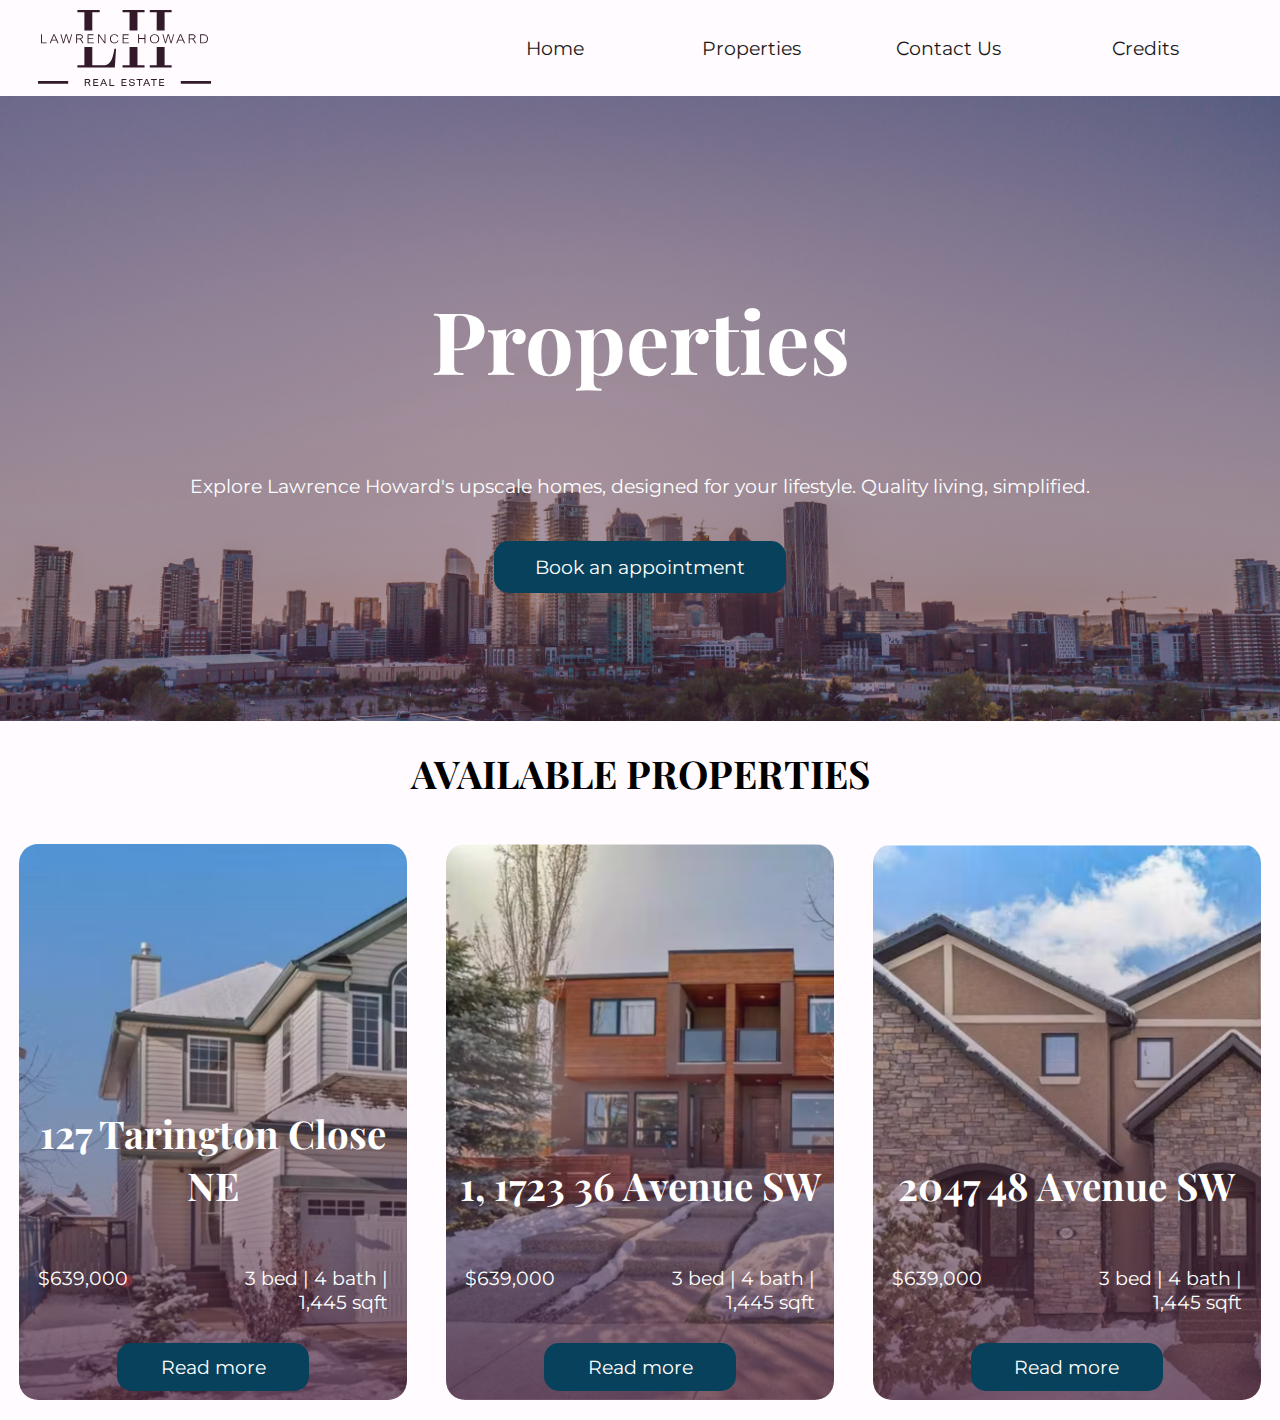
<file: project/propertylist.html>
<!DOCTYPE html>
<html lang="en">
<head>
    <meta charset="UTF-8">
    <meta name="viewport" content="width=device-width, initial-scale=1.0">
    <link rel="stylesheet" href="propertylist.css">

    <link rel="preconnect" href="https://fonts.googleapis.com">
    <link rel="preconnect" href="https://fonts.gstatic.com" crossorigin>
    <link href="https://fonts.googleapis.com/css2?family=Montserrat:ital,wght@0,100..900;1,100..900&family=Playfair+Display:ital,wght@0,400..900;1,400..900&display=swap" rel="stylesheet">




    <title>Properties | Lawrence Howard</title>
</head>
<body>
    <div id="container">
        <nav class="navbar">
            <img src="images/logo-violet.svg">
            <ul>
                <li>
                    <a href='index.html'>Home</a>
                </li>
                <li>
                    <a href="propertylist.html">Properties</a>
                </li>
                <li>
                    <a href="contactus.html">Contact Us</a>
                </li>
                <li>
                    <a href="credits.html">Credits</a>
                </li>
            </ul>
        </nav>

        <div id="space">
        </div>

        <div id="cover">
            <h1>Properties</h1>
            <p>Explore Lawrence Howard's upscale homes, designed for your lifestyle. Quality living, simplified.</p>
            <br>
            <a href="contactus.html">
                <div id="button">
                    <p>Book an appointment</p>
                </div>
            </a>
        </div>
        <h1>AVAILABLE PROPERTIES</h1>
        <div id="segment1">
            <div class="prop" id="prop1">
                <div id="info1"><h1>127 Tarington Close NE</h1></div>
                <div id="info2"><p>$639,000</p></div>
                <div id="info3"><p>3 bed | 4 bath | 1,445 sqft</p></div>
                <a href="property1.html" id="info4">
                    <div id = "properbutton">
                        <p>Read more</p>
                    </div>
                </a>
            </div>
            <div class="prop" id="prop2">
                <div id="info1"><h1>1, 1723 36 Avenue SW</h1></div>
                <div id="info2"><p>$639,000</p></div>
                <div id="info3"><p>3 bed | 4 bath | 1,445 sqft</p></div>
                <a href="property2.html" id="info4">
                    <div id = "properbutton">
                        <p>Read more</p>
                    </div>
                </a>
            </div>
            <div class="prop" id="prop3">
                <div id="info1"><h1>2047 48 Avenue SW</h1></div>
                <div id="info2"><p>$639,000</p></div>
                <div id="info3"><p>3 bed | 4 bath | 1,445 sqft</p></div>
                <a href="property3.html" id="info4">
                    <div id = "properbutton">
                        <p>Read more</p>
                    </div>
                </a>
            </div>
        </div>
</body>
</html>
</file>
<file: Assignment 4/style.css>
body {
    display: flex;
    font-family: Arial, Helvetica, sans-serif;
    background-image: url("bg.png");
    background-size: 100vw;
}



#container {
    
    display: flex;
    flex-direction: column;
    text-align: center;
    align-items: center;
    padding: 1em;
    width: 100%;
}

#container form {
    width: 75%;
    padding: 1em;
}

.imagehead {
    color: white;
}

.mc {
    display: grid;
    grid-template-columns: 50% 50%;
    grid-column-gap: 2vw;
    align-items: center;
    padding: 1.5em;
}

.mc label {
    grid-column: 1;
    text-align: right;
    
}

.mc span {
    grid-column: 2;
    text-align: left;
}

.comm {
    display: grid;
    grid-template-columns: 50% 50%;
    grid-column-gap: 2vw;
    padding: 1.5em;
}

.comm label {
    grid-column: 1;
    text-align: right;
    
}

.comm textarea {
    grid-column: 2;
    text-align: left;
}
</file>
<file: project/style.css>
body {
    margin: 0;
    background-color: #FFFBFE;
    font-size: 1.2em;
    font-family: 'Montserrat';
}

a {
    text-decoration: none;
}

h1 {
    font-family:'Playfair Display';
}

/* NAVIGATION BAR */
/* NAVIGATION BAR */
/* NAVIGATION BAR */

.navbar {
    display: flex;
    align-items: center;
    background-color: #FFFBFE;
    height: 5em;
    width: 100%;
    margin: 0;
    justify-content: space-between;
    position: fixed;
    z-index: 100;
}

#navoverlay {
    background-color: rgb(45, 159, 39);
    height: 0;
    position: relative;
    bottom: -7em;
    text-align: center;
}

.navbar ul {
    margin-right: 2em;
    
}

.navbar img {
    height: 80%;
    margin-left: 2em;
}

.navbar ul li {
    
    background-color: #FFFBFE;
    list-style-type: none;
    display: inline-block;
    width: 15vw;
    text-align: center;
    
}

.navbar ul li a{
    
    color: #1A1A1A;
    display: flex;
    height: 5em;
    justify-content: center;
    align-items: center;
    
    
}

.navbar ul li a:hover {
    background-color:#918a82;
}

/* COVER --------------------------------------- */

#space {
    background-color: rgb(187, 92, 92);
    height: 5em;
}

#cover {
    background-color: rgba(128, 0, 128, 0.5);
    background: linear-gradient(rgba(82, 43, 71, 0.5),rgba(82, 43, 71, 0.5)), url("images/kyler-nixon-_ZBekGTBh-c-unsplash.jpg");
    background-size: cover;
    padding: 10%;
    display: flex;
    flex-direction: column;
    align-items: center;
    text-align: center;
    justify-content: center;
    box-sizing: content-box;
    color: white;

}

#button {
    display: flex;
    align-items: center;
    justify-content: center;
    background-color: #08415C;
    padding: 0.1em;
    width: 15em;
    height: 2.5em;
    border-radius: 15px;
    color: white;
    outline: none;
    font-size: 1em;
}
#cover img {
    
    height: auto;
    width: 50%;
}

/* SEGMENT 1 --------------------------------------- */

#segment1 {
    background-color: rgba(128, 0, 128, 0.5);
    background: url("images/man-sitting.svg");
    background-size: contain;
    background-size: cover;
    height: 25em;
    display: flex;
    align-items: center;
    justify-content: left;
    box-sizing: content-box;
    color: black;
    padding: 3em;
}

#s1par {
    width: 50%;
}

#s1par p {
    width: 75%;
}

/* SEGMENT 2 --------------------------------------- */
#segment2 {
    display: flex;
    flex-direction: column;
    background-color: #E3D5E1;
    background-image: url("images/testimonialsbg.png");
    background-size: contain;
    background-size: cover;
    align-items: center;
}

#segment2 h1 {
    color: #FFFBFE;
}
.testimonials {
    display: grid;
    grid-template-columns: 2fr 8fr;
    background-color: white;
    margin: 1em;
    padding: 1em;
    border-radius: 1em;
    align-items: center;
    justify-content: space-evenly;
    max-width: 50em;
}

.testimonials img {
    display: flex;
    position: relative;
    justify-content: center;
    height: 10em;
    width: auto;
    margin: 0.5em;
}

.reverset {
    display: grid;
    grid-template-columns: 8fr 2fr;
    background-color: white;
    margin: 1em;
    padding: 1em;
    border-radius: 1em;
    align-items: center;
    justify-content: space-evenly;
    max-width: 50em;
}

.reverset img {
    display: flex;
    position: relative;
    justify-content: center;
    height: 10em;
    width: auto;
    margin: 0.5em;
}

#textimonial {
    display: flex;
    flex-direction: column;
    align-items: center;
    text-align: center;
    font-size: 0.9em;
    margin: 0.5em;
}

#quote{
    display: flex;
    justify-content: center;
    align-items: center;
    height: 5em;
    width: 5em;
}

/* SEGMENT 3 --------------------------------------- */

#segment3 {
    display: flex;
    flex-direction: column;
    align-items: center;
}

#segment3 h1 {
    color: #000000;
}
.properties {
    display: grid;
    grid-template-columns: 2fr 8fr;
    grid-column-gap: 2em;
    margin: 1em;
    padding: 1em;
    border-radius: 1em;
    align-items: center;
    justify-content: space-around;
    max-width: 35em;
}

.properties img {
    display: flex;
    position: relative;
    justify-content: center;
    height: 20em;
    width: auto;
    margin: 0.5em;
}

.reversep {
    display: grid;
    grid-template-columns: 8fr 2fr;
    grid-column-gap: 2em;
    margin: 1em;
    padding: 1em;
    border-radius: 1em;
    align-items: center;
    justify-content: space-around;
    max-width: 35em;
}

.reversep img {
    display: flex;
    position: relative;
    justify-content: center;
    height: 20em;
    width: auto;
    margin: 0.5em;
}

#propertext {
    display: flex;
    flex-direction: column;
    align-items: left;
    font-size: 0.9em;
    margin: 0.5em;
    width: auto;
}

#propertext h1 {
    color: black;
}

#properbutton {
    display: flex;
    align-items: center;
    justify-content: center;
    width: 10em;
    height: 2.5em;
    border-radius: 15px;
    color: rgb(0, 0, 0);
    outline: none;
    border: 0.1em solid #08415C;
}
</file>
<file: styles.css>
* {
    margin: 0;
    color: #ebe6de;
    font-family: "Noto Sans", sans-serif;
}

body {
    background-color: #313236;
    height: 400vh;
    justify-content: center;
}

main {
    display: flex;
    text-align: center;
    flex-direction: column;
    align-items: center;
}

#test {
    background-color: #3C2C26;
    height: 5vw;
    width: 5vw;
}

.divider-general {
    
    width: 70%;
    height: 0.25em;
    background-color: #575a61;
    z-index: 10;
    position: relative;
    bottom: -7em;
    margin-top: 4em;
    margin-bottom: 4em;

}

.divider-top {
    width: 70%;
    height: 0.25em;
    background-color: #575a61;
    z-index: 10;
    position: relative;
    bottom: -7em;
    margin-top: 4em;
    margin-bottom: 1em;
}

.divider-bottom {
    width: 70%;
    height: 0.25em;
    background-color: #575a61;
    z-index: 10;
    position: relative;
    bottom: -7em;
    margin-top: 1em;
    margin-bottom: 4em;
}

.robotofont {
    font-family: "Roboto Slab", serif;
}
/* SEGMENTATION */

.segment {
    
    position: relative;
    bottom: -7em;
    
    text-align: center;
    width: 100%;
}

/* NAVIGATION BAR */
/* NAVIGATION BAR */
/* NAVIGATION BAR */

.navbar {
    display: flex;
    align-items: center;
    background-color: #ccc7bf;
    height: 5em;
    width: 100%;
    margin: 0;
    justify-content: space-between;
    position: fixed;
    z-index: 100;
}

#navoverlay {
    background-color: rgb(45, 159, 39);
    height: 0;
    position: relative;
    bottom: -7em;
    text-align: center;
}

.navbar ul {
    margin-right: 2em;
    
}
.navbar ul li {
    
    background-color: #ccc7bf;
    list-style-type: none;
    display: inline-block;
    width: 15vw;
    text-align: center;
    
}

.navbar ul li a{
    
    text-decoration: none;
    color: #1A1A1A;
    display: flex;
    height: 5em;
    justify-content: center;
    align-items: center;
    
    
}

.navbar ul li a:hover {
    background-color:#918a82;
}

#logo {
    height: 100%;
    margin-left: 2em;
}

/* COVER SEGMENT */
/* COVER SEGMENT */
/* COVER SEGMENT */

#cover {
    height: 23em;
    display: flex;
    align-items: center;
}

#cover #left {
    display: flex;
    text-align: left;
    justify-content: center;
    background-color: rgba(30,30,30,1);
    background-size: cover;
    width: 30%;
    height: 100%;
}

#cover #right {
    background: linear-gradient(90deg, rgba(30,30,30,1), rgba(204,199,191,0) 100%), url("images/Ibanez-Tim-Henson.jpeg");
    background-size: cover;
    width: 70%;
    height: 100%;
}

#cover #text {
    position: absolute;
    display: flex;
    flex-direction: column;
    height: 50%;
    width: 40%;
    margin-left: 8em;
    align-items: left;
    justify-content: center;
    text-align: left;
}

#cover #text #text-header {
    font-size: 5rem;
    color: #a89087;
    font-family:"Roboto Slab", serif;
}

#cover #text #text-subhead {
    margin-top: 1em;
    font-size: 1.2rem;
}

/* DESCRIPTION SEGMENT */
/* DESCRIPTION SEGMENT */
/* DESCRIPTION SEGMENT */

#description {
    height: 20em;
    display: flex;
    align-items: center;
    justify-content: space-evenly;
    
}

#description #text {
    position: relative;
    display: flex;
    flex-direction: column;
    height: 50%;
    width: 40%;
    margin-right: 2em;
    text-align: left;
    align-items: left;
    justify-content: center;
}

#description #text #text-header {
    font-size: 3rem;
    color: #a89087;
    font-family:"Roboto Slab", serif;
}

#description #text #text-subhead {
    margin-top: 2rem;
    font-size: 1rem;
}

#description #image-view {
    position: relative;
    display: flex;
    flex-direction: column;
    height: 15em;
    width: 15em;
    background: url("images/Ibanez-Tim-Henson.jpeg");
    background-size: cover;
    border-radius: 100%;
    border-width: 0.25em;
    border-style: solid;
    border-color: #575a61;
    margin-left: 2em;
    align-items: center;
    justify-content: center;
    text-decoration: none;
}

#description #image-view p {
    opacity: 0;
    text-decoration: none;
    color: #575a61;
}

#description #image-view:hover p{
    opacity: 1;
}

#details-description {
    text-decoration: none;
    color: #575a61;
}

#description #image-view:hover {
    background: linear-gradient(0deg, rgba(30,30,30,1), rgba(204,199,191,0) 100%), url("images/Ibanez-Tim-Henson.jpeg");
    background-size: cover;
}

/* TABLE SEGMENT */
/* TABLE SEGMENT */
/* TABLE SEGMENT */

#table {
    display: flex;
    flex-direction: column;
    width: 60%;
}

#table #text-header {
    font-size: 3rem;
    color: #a89087;
    font-family:"Roboto Slab", serif;
}

#table table {
    margin-top: 2em;
    margin-bottom: 2em;
}
#table table, tr, th, td {
    border:1px solid #c8cde2;
    border-collapse: collapse;
    padding: 0.5em;
}

#table table tr, th, td {
    vertical-align: top;
}

#table table caption {
    font-size: 2rem;
    margin-bottom: 0.5em;
    text-align: left;
    font-family:"Roboto Slab", serif;
}
#table table th {
    text-align: right;
    width: 30%;
}

#table table td {
    text-align: left;
    width: 70%;
}

/* MAP SEGMENT */

#hyperlink-map {
    height: 25em;
    display: flex;
    flex-direction: column;
    align-items: center;
    justify-content: center;
    height: 23em;
}

#hyperlink-map #text-header {
    font-size: 3rem;
    color: #a89087;
    font-family:"Roboto Slab", serif;
}

#hyperlink-map div {
    position: relative;
    background-color: #575a61;
    border-radius: 1em;
    margin: 1em;
}

#hyperlink-map #left-div {
    display: flex;
    width: 60%;
    height: 100%;
    justify-content: center;
    align-items: center;
}
</file>
<file: project/contactus.css>
body {
    display: flex;
    flex-direction: column;
    margin: 0;
    background-color: #FFFBFE;
    font-size: 1.2em;
    font-family: 'Montserrat';
}

a {
    text-decoration: none;
}

h1 {
    font-family:'Playfair Display';
    text-align: center;
}

/* NAVIGATION BAR */
/* NAVIGATION BAR */
/* NAVIGATION BAR */

.navbar {
    display: flex;
    align-items: center;
    background-color: #FFFBFE;
    height: 5em;
    width: 100%;
    margin: 0;
    justify-content: space-between;
    position: fixed;
    z-index: 100;
}

#navoverlay {
    background-color: rgb(45, 159, 39);
    height: 0;
    position: relative;
    bottom: -7em;
    text-align: center;
}

.navbar ul {
    margin-right: 2em;
    
}

.navbar img {
    height: 80%;
    margin-left: 2em;
}

.navbar ul li {
    
    background-color: #FFFBFE;
    list-style-type: none;
    display: inline-block;
    width: 15vw;
    text-align: center;
    
}

.navbar ul li a{
    
    color: #1A1A1A;
    display: flex;
    height: 5em;
    justify-content: center;
    align-items: center;
    
    
}

.navbar ul li a:hover {
    background-color:#918a82;
}
/* TABLE -- */



#text-header {
    font-size: 3rem;
}

table {
    margin-top: 2em;
    margin-bottom: 2em;
}
table, tr, th, td {
    border:1px solid #c8cde2;
    border-collapse: collapse;
    padding: 0.5em;
}

table tr, th, td {
    vertical-align: top;
}

table caption {
    font-size: 2rem;
    margin-bottom: 0.5em;
    text-align: left;
}
table th {
    text-align: right;
    width: 30%;
}

table td {
    text-align: left;
    width: 70%;
}

/* COVER --------------------------------------- */

#space {
    background-color: rgb(187, 92, 92);
    height: 5em;
}

#cover {
    background-color: rgba(128, 0, 128, 0.5);
    background: linear-gradient(rgba(82, 43, 71, 0.5),rgba(82, 43, 71, 0.5)), url("images/p1.png");
    background-size: cover;
    background-repeat: no-repeat;
    padding: 10%;
    display: flex;
    flex-direction: column;
    align-items: center;
    text-align: center;
    justify-content: center;
    box-sizing: content-box;
    color: white;

}

#cover h1 {
    font-size: 4.5em;
}

#button {
    display: flex;
    align-items: center;
    justify-content: center;
    background-color: #08415C;
    padding: 0.1em;
    width: 15em;
    height: 2.5em;
    border-radius: 15px;
    color: white;
    outline: none;
    font-size: 1em;
}
#cover img {
    
    height: auto;
    width: 50%;
}

/* MAIN SEGMENT */

#mainsegment {
    display: grid;
    grid-template-columns: 1fr 1fr;
}

/* SEGMENT 1 ------- */

#segment3 {
    display: flex;
    flex-direction: column;
    align-items: center;
    border-left: 1px solid black;
    text-align: center;
}

#mainheader {
    color: #000000;
}
.properties {
    display: grid;
    grid-template-columns: 2fr 8fr;
    grid-column-gap: 2em;
    margin: 1em;
    padding: 1em;
    border-radius: 1em;
    align-items: center;
    justify-content: space-around;
    max-width: 60em;
}

.properties img {
    display: flex;
    position: relative;
    justify-content: center;
    height: 20em;
    width: auto;
    margin: 0.5em;
}

.reversep {
    display: grid;
    grid-template-columns: 8fr 2fr;
    grid-column-gap: 2em;
    margin: 1em;
    padding: 1em;
    border-radius: 1em;
    align-items: center;
    justify-content: space-around;
    max-width:60em;
}

.reversep img {
    display: flex;
    position: relative;
    justify-content: center;
    height: 20em;
    width: auto;
    margin: 0.5em;
}

#propertext {
    display: flex;
    flex-direction: column;
    align-items: left;
    font-size: 0.9em;
    margin: 0.5em;
    width: auto;
}

#propertext h1 {
    color: black;
}

#properbutton {
    display: flex;
    align-items: center;
    justify-content: center;
    width: 10em;
    height: 2.5em;
    border-radius: 15px;
    color: rgb(0, 0, 0);
    outline: none;
    border: 0.1em solid #08415C;
}

/* Forms */

#formh1 {
    display: flex;
    justify-content: center;
    margin: 0;
    color: white;
}
#formarea {
    background-color: #08415C;
    margin: 1em;
    padding: 1em;
}
#form {
    padding: 2em;
    display: grid;
    font-size: 1em;
}

#form input {
    padding: 1em;
    margin: .5em;
    border-radius: 0;
    border: 1px solid #ffffff;
    background-color: #08415C;
    color: white;
}

::placeholder {
    color: white;
    font-family: 'Montserrat';
}

#form textarea {
    padding: 1em;
    margin: .5em;
    border-radius: 0;
    border: 1px solid #ffffff;
    background-color: #08415C;
    color: white;
}

#form button {
    padding: 1em;
    margin: .5em;
    border-radius: 0;
    border: none;
    border-radius: 1em;
    background-color: #47253D;
    color: white;
    font-family: 'Playfair Display';
}

#form button:hover {
    padding: 1em;
    margin: .5em;
    border-radius: 0;
    border: 1px solid white;
    border-radius: 1em;
    background-color: rgb(102, 61, 90);
    color: white;
}
</file>
<file: project/credits.css>
body {
    display: flex;
    flex-direction: column;
    margin: 0;
    background-color: #FFFBFE;
    font-size: 1.2em;
    font-family: 'Montserrat';
}

a {
    text-decoration: none;
}

h1 {
    font-family:'Playfair Display';
    text-align: center;
}

/* NAVIGATION BAR */
/* NAVIGATION BAR */
/* NAVIGATION BAR */

.navbar {
    display: flex;
    align-items: center;
    background-color: #FFFBFE;
    height: 5em;
    width: 100%;
    margin: 0;
    justify-content: space-between;
    position: fixed;
    z-index: 100;
}

#navoverlay {
    background-color: rgb(45, 159, 39);
    height: 0;
    position: relative;
    bottom: -7em;
    text-align: center;
}

.navbar ul {
    margin-right: 2em;
    
}

.navbar img {
    height: 80%;
    margin-left: 2em;
}

.navbar ul li {
    
    background-color: #FFFBFE;
    list-style-type: none;
    display: inline-block;
    width: 15vw;
    text-align: center;
    
}

.navbar ul li a{
    
    color: #1A1A1A;
    display: flex;
    height: 5em;
    justify-content: center;
    align-items: center;
    
    
}

.navbar ul li a:hover {
    background-color:#918a82;
}

/* COVER --------------------------------------- */

#space {
    background-color: rgb(187, 92, 92);
    height: 5em;
}

#cover {
    background-color: rgba(128, 0, 128, 0.5);
    background: linear-gradient(rgba(82, 43, 71, 0.5),rgba(82, 43, 71, 0.5)), url("images/kyler-nixon-_ZBekGTBh-c-unsplash.jpg");
    background-size: cover;
    padding: 10%;
    display: flex;
    flex-direction: column;
    align-items: center;
    text-align: center;
    justify-content: center;
    box-sizing: content-box;
    color: white;

}

#cover h1 {
    font-size: 4.5em;
}

#button {
    display: flex;
    align-items: center;
    justify-content: center;
    background-color: #08415C;
    padding: 0.1em;
    width: 15em;
    height: 2.5em;
    border-radius: 15px;
    color: white;
    outline: none;
    font-size: 1em;
}
#cover img {
    
    height: auto;
    width: 50%;
}

/* SEGMENT 1 --------------------------------------- */

#segment1 {
    display: flex;
    width: 100%;
    justify-content: center;
    color: white;
}

.prop {
    display: flex;
    flex-direction: column;
    align-items: center;
    height: auto;
    max-height: 40em;
    width: 100%;
    margin: 1em;
    overflow:hidden;
    padding: 0;
    border-radius: 1em;
}
</file>
<file: project/property.css>
body {
    display: flex;
    flex-direction: column;
    margin: 0;
    background-color: #FFFBFE;
    font-size: 1.2em;
    font-family: 'Montserrat';
}

a {
    text-decoration: none;
}

h1 {
    font-family:'Playfair Display';
    text-align: center;
}

/* NAVIGATION BAR */
/* NAVIGATION BAR */
/* NAVIGATION BAR */

.navbar {
    display: flex;
    align-items: center;
    background-color: #FFFBFE;
    height: 5em;
    width: 100%;
    margin: 0;
    justify-content: space-between;
    position: fixed;
    z-index: 100;
}

#navoverlay {
    background-color: rgb(45, 159, 39);
    height: 0;
    position: relative;
    bottom: -7em;
    text-align: center;
}

.navbar ul {
    margin-right: 2em;
    
}

.navbar img {
    height: 80%;
    margin-left: 2em;
}

.navbar ul li {
    
    background-color: #FFFBFE;
    list-style-type: none;
    display: inline-block;
    width: 15vw;
    text-align: center;
    
}

.navbar ul li a{
    
    color: #1A1A1A;
    display: flex;
    height: 5em;
    justify-content: center;
    align-items: center;
    
    
}

.navbar ul li a:hover {
    background-color:#918a82;
}
/* TABLE -- */



#text-header {
    font-size: 3rem;
}

table {
    margin-top: 2em;
    margin-bottom: 2em;
}
table, tr, th, td {
    border:1px solid #c8cde2;
    border-collapse: collapse;
    padding: 0.5em;
}

table tr, th, td {
    vertical-align: top;
}

table caption {
    font-size: 2rem;
    margin-bottom: 0.5em;
    text-align: left;
}
table th {
    text-align: right;
    width: 30%;
}

table td {
    text-align: left;
    width: 70%;
}

/* COVER --------------------------------------- */

#space {
    background-color: rgb(187, 92, 92);
    height: 5em;
}

#cover {
    background-color: rgba(128, 0, 128, 0.5);
    background: linear-gradient(rgba(82, 43, 71, 0.5),rgba(82, 43, 71, 0.5)), url("images/p1.png");
    background-size: cover;
    background-repeat: no-repeat;
    padding: 10%;
    display: flex;
    flex-direction: column;
    align-items: center;
    text-align: center;
    justify-content: center;
    box-sizing: content-box;
    color: white;

}

#cover h1 {
    font-size: 4.5em;
}

#button {
    display: flex;
    align-items: center;
    justify-content: center;
    background-color: #08415C;
    padding: 0.1em;
    width: 15em;
    height: 2.5em;
    border-radius: 15px;
    color: white;
    outline: none;
    font-size: 1em;
}
#cover img {
    
    height: auto;
    width: 50%;
}

/* MAIN SEGMENT */

#mainsegment {
    display: grid;
    grid-template-columns: 2.5fr 1fr;
}

/* SEGMENT 1 ------- */

#segment3 {
    display: flex;
    flex-direction: column;
    align-items: center;
    border-right: 1px solid black;
}

#mainheader {
    color: #000000;
}
.properties {
    display: grid;
    grid-template-columns: 2fr 8fr;
    grid-column-gap: 2em;
    margin: 1em;
    padding: 1em;
    border-radius: 1em;
    align-items: center;
    justify-content: space-around;
    max-width: 60em;
}

.properties img {
    display: flex;
    position: relative;
    justify-content: center;
    height: 20em;
    width: auto;
    margin: 0.5em;
}

.reversep {
    display: grid;
    grid-template-columns: 8fr 2fr;
    grid-column-gap: 2em;
    margin: 1em;
    padding: 1em;
    border-radius: 1em;
    align-items: center;
    justify-content: space-around;
    max-width:60em;
}

.reversep img {
    display: flex;
    position: relative;
    justify-content: center;
    height: 20em;
    width: auto;
    margin: 0.5em;
}

#propertext {
    display: flex;
    flex-direction: column;
    align-items: left;
    font-size: 0.9em;
    margin: 0.5em;
    width: auto;
}

#propertext h1 {
    color: black;
}

#properbutton {
    display: flex;
    align-items: center;
    justify-content: center;
    width: 10em;
    height: 2.5em;
    border-radius: 15px;
    color: rgb(0, 0, 0);
    outline: none;
    border: 0.1em solid #08415C;
}

/* Forms */

#formh1 {
    display: flex;
    justify-content: center;
    margin: 0;
    color: white;
}
#formarea {
    background-color: #08415C;
    margin: 1em;
    padding: 1em;
}
#form {
    padding: 2em;
    display: grid;
    font-size: 1em;
}

#form input {
    padding: 1em;
    margin: .5em;
    border-radius: 0;
    border: 1px solid #ffffff;
    background-color: #08415C;
    color: white;
}

::placeholder {
    color: white;
    font-family: 'Montserrat';
}

#form textarea {
    padding: 1em;
    margin: .5em;
    border-radius: 0;
    border: 1px solid #ffffff;
    background-color: #08415C;
    color: white;
}

#form button {
    padding: 1em;
    margin: .5em;
    border-radius: 0;
    border: none;
    border-radius: 1em;
    background-color: #47253D;
    color: white;
    font-family: 'Playfair Display';
}

#form button:hover {
    padding: 1em;
    margin: .5em;
    border-radius: 0;
    border: 1px solid white;
    border-radius: 1em;
    background-color: rgb(102, 61, 90);
    color: white;
}
</file>
<file: project/propertylist.css>
body {
    display: flex;
    flex-direction: column;
    margin: 0;
    background-color: #FFFBFE;
    font-size: 1.2em;
    font-family: 'Montserrat';
}

a {
    text-decoration: none;
}

h1 {
    font-family:'Playfair Display';
    text-align: center;
}

/* NAVIGATION BAR */
/* NAVIGATION BAR */
/* NAVIGATION BAR */

.navbar {
    display: flex;
    align-items: center;
    background-color: #FFFBFE;
    height: 5em;
    width: 100%;
    margin: 0;
    justify-content: space-between;
    position: fixed;
    z-index: 100;
}

#navoverlay {
    background-color: rgb(45, 159, 39);
    height: 0;
    position: relative;
    bottom: -7em;
    text-align: center;
}

.navbar ul {
    margin-right: 2em;
    
}

.navbar img {
    height: 80%;
    margin-left: 2em;
}

.navbar ul li {
    
    background-color: #FFFBFE;
    list-style-type: none;
    display: inline-block;
    width: 15vw;
    text-align: center;
    
}

.navbar ul li a{
    
    color: #1A1A1A;
    display: flex;
    height: 5em;
    justify-content: center;
    align-items: center;
    
    
}

.navbar ul li a:hover {
    background-color:#918a82;
}

/* COVER --------------------------------------- */

#space {
    background-color: rgb(187, 92, 92);
    height: 5em;
}

#cover {
    background-color: rgba(128, 0, 128, 0.5);
    background: linear-gradient(rgba(82, 43, 71, 0.5),rgba(82, 43, 71, 0.5)), url("images/kyler-nixon-_ZBekGTBh-c-unsplash.jpg");
    background-size: cover;
    padding: 10%;
    display: flex;
    flex-direction: column;
    align-items: center;
    text-align: center;
    justify-content: center;
    box-sizing: content-box;
    color: white;

}

#cover h1 {
    font-size: 4.5em;
}

#button {
    display: flex;
    align-items: center;
    justify-content: center;
    background-color: #08415C;
    padding: 0.1em;
    width: 15em;
    height: 2.5em;
    border-radius: 15px;
    color: white;
    outline: none;
    font-size: 1em;
}
#cover img {
    
    height: auto;
    width: 50%;
}

/* SEGMENT 1 --------------------------------------- */

#segment1 {
    display: flex;
    width: 100%;
    justify-content: center;
    color: white;
}

.prop {
    display: grid;
    justify-content: center;
    grid-template-columns: 1fr 1fr;
    height: auto;
    max-height: 40em;
    width: 120%;
    margin: 1em;
    overflow:hidden;
    padding: 0;
    border-radius: 1em;
}

#prop1 {
    background: linear-gradient(rgba(82, 43, 71, 0),rgba(82, 43, 71, 0.75)), url('images/p1.png');
    background-size: contain;
    background-size: cover;
}

#prop2 {
    background: linear-gradient(rgba(82, 43, 71, 0),rgba(82, 43, 71, 0.75)), url('images/p2.png');
    background-size: contain;
    background-size: cover;
}

#prop3 {
    background: linear-gradient(rgba(82, 43, 71, 0),rgba(82, 43, 71, 0.75)), url('images/p3.png');
    background-size: contain;
    background-size: cover;
}

#info1{
    display: flex;
    grid-column: 1 / -1;
    justify-content: center;
    position: relative;
    align-items: flex-end;
    height: 20em;
    width: auto;
    margin: 0.5em;
}

#info2{
    text-align: left;
    margin-left: 1em;
}

#info3{
    text-align: right;
    margin-right: 1em;
}

#info4{
    display: flex;
    grid-column: 1 / -1;
    justify-content: center;
    position: relative;
    align-items: flex-end;
    margin: 0.5em;
}

#properbutton {
    grid-column: 1 / -1;
    background-color: #08415C;
    display: flex;
    align-items: center;
    justify-content: center;
    width: 10em;
    height: 2.5em;
    border-radius: 15px;
    color: rgb(255, 255, 255);
    outline: none;
}
</file>
